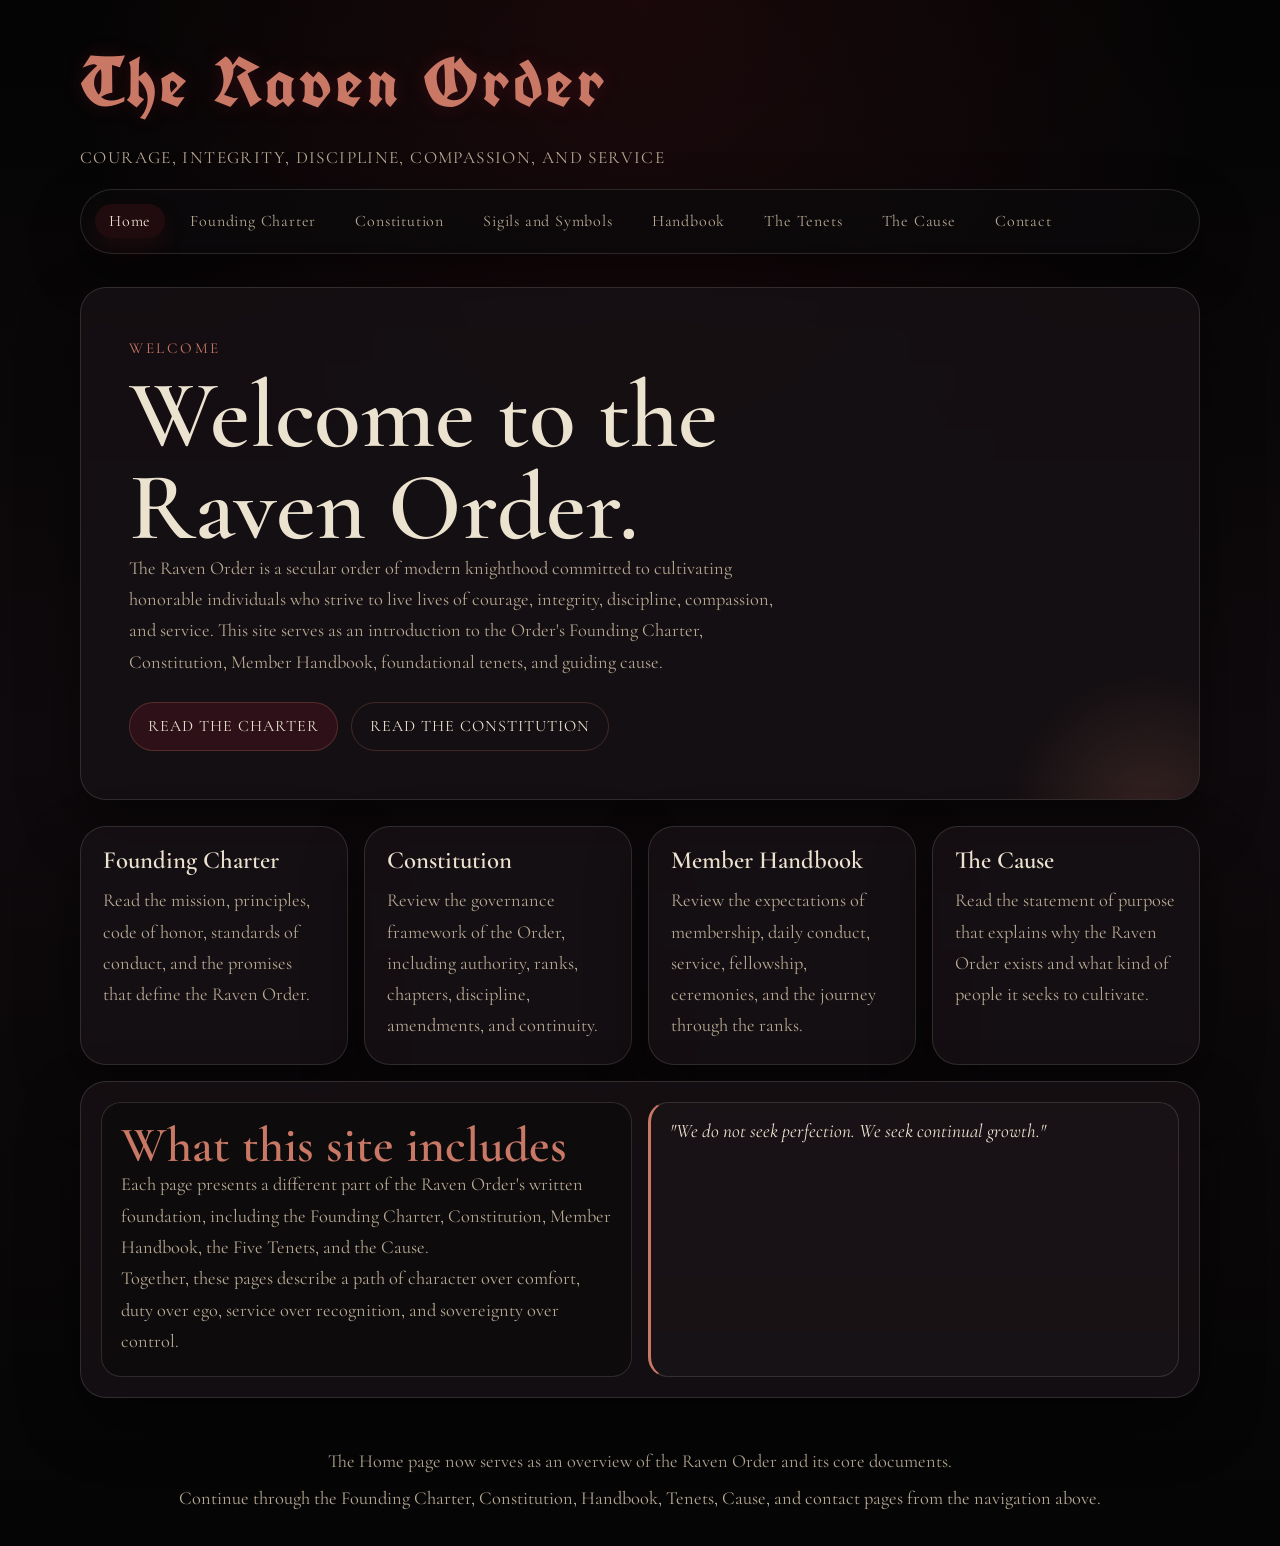
<file: index.html>
<!DOCTYPE html>
<html lang="en">
<head>
    <meta charset="UTF-8">
    <meta name="viewport" content="width=device-width, initial-scale=1.0">
    <title>The Raven Order | Home</title>
    <link rel="preconnect" href="https://fonts.googleapis.com">
    <link rel="preconnect" href="https://fonts.gstatic.com" crossorigin>
    <link href="https://fonts.googleapis.com/css2?family=Cormorant+Garamond:wght@400;500;600;700&family=UnifrakturCook:wght@700&display=swap" rel="stylesheet">
    <link rel="stylesheet" href="styles.css">
</head>
<body class="page-home">
    <div class="page-shell">
        <header class="site-header">
            <p class="crest">The Raven Order</p>
            <p class="tagline">Courage, Integrity, Discipline, Compassion, and Service</p>
            <nav class="main-nav" aria-label="Primary">
                <a class="active" href="index.html">Home</a>
                <a href="halls.html">Founding Charter</a>
                <a href="lore.html">Constitution</a>
                <a href="gallery.html">Sigils and Symbols</a>
                <a href="chronicles.html">Handbook</a>
                <a href="rituals.html">The Tenets</a>
                <a href="cause.html">The Cause</a>
                <a href="contact.html">Contact</a>
            </nav>
        </header>

        <main>
            <section class="hero">
                <p class="eyebrow">Welcome</p>
                <div class="hero-copy">
                    <h1>Welcome to the Raven Order.</h1>
                    <p>The Raven Order is a secular order of modern knighthood committed to cultivating honorable individuals who strive to live lives of courage, integrity, discipline, compassion, and service. This site serves as an introduction to the Order's Founding Charter, Constitution, Member Handbook, foundational tenets, and guiding cause.</p>
                </div>
                <div class="hero-actions">
                    <a class="button" href="halls.html">Read the Charter</a>
                    <a class="button secondary" href="lore.html">Read the Constitution</a>
                </div>
            </section>

            <section class="grid">
                <article class="content-card">
                    <h3>Founding Charter</h3>
                    <p>Read the mission, principles, code of honor, standards of conduct, and the promises that define the Raven Order.</p>
                </article>
                <article class="content-card">
                    <h3>Constitution</h3>
                    <p>Review the governance framework of the Order, including authority, ranks, chapters, discipline, amendments, and continuity.</p>
                </article>
                <article class="content-card">
                    <h3>Member Handbook</h3>
                    <p>Review the expectations of membership, daily conduct, service, fellowship, ceremonies, and the journey through the ranks.</p>
                </article>
                <article class="content-card">
                    <h3>The Cause</h3>
                    <p>Read the statement of purpose that explains why the Raven Order exists and what kind of people it seeks to cultivate.</p>
                </article>
            </section>

            <section class="two-column">
                <div class="panel">
                    <h2>What this site includes</h2>
                    <p>Each page presents a different part of the Raven Order's written foundation, including the Founding Charter, Constitution, Member Handbook, the Five Tenets, and the Cause.</p>
                    <p>Together, these pages describe a path of character over comfort, duty over ego, service over recognition, and sovereignty over control.</p>
                </div>
                <div class="panel quote">
                    "We do not seek perfection. We seek continual growth."
                </div>
            </section>
        </main>

        <footer class="site-footer">
            <p>The Home page now serves as an overview of the Raven Order and its core documents.</p>
            <p>Continue through the Founding Charter, Constitution, Handbook, Tenets, Cause, and contact pages from the navigation above.</p>
        </footer>
    </div>
</body>
</html>
</file>
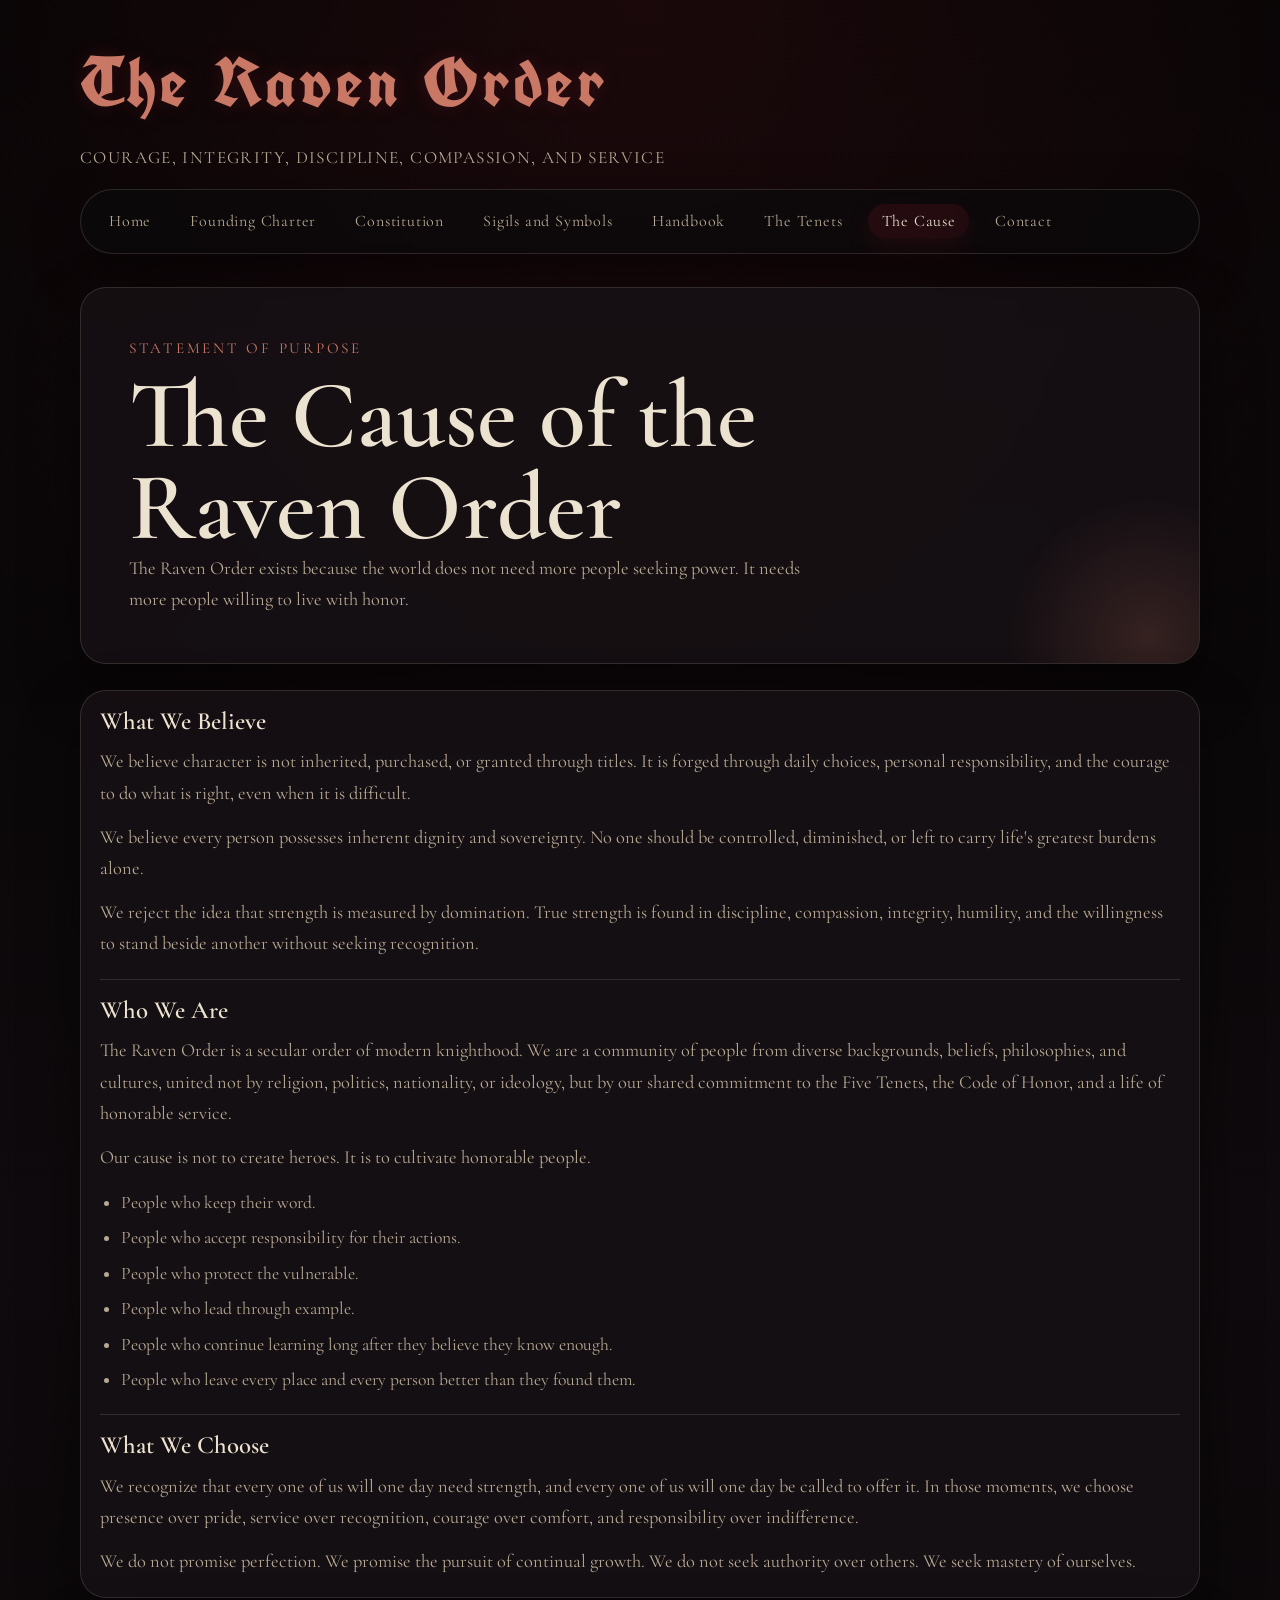
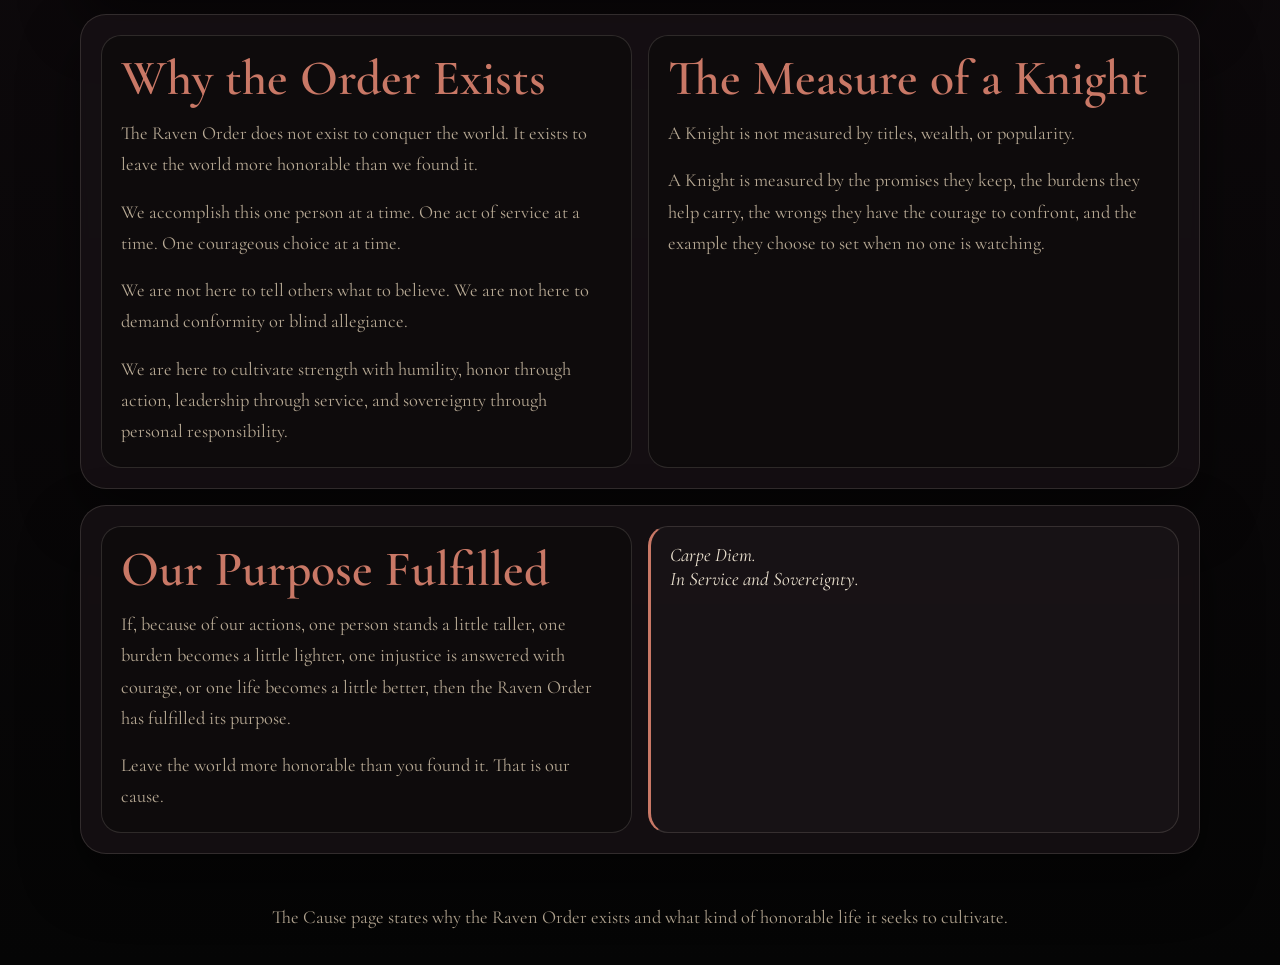
<file: cause.html>
<!DOCTYPE html>
<html lang="en">
<head>
    <meta charset="UTF-8">
    <meta name="viewport" content="width=device-width, initial-scale=1.0">
    <title>The Raven Order | The Cause</title>
    <link rel="preconnect" href="https://fonts.googleapis.com">
    <link rel="preconnect" href="https://fonts.gstatic.com" crossorigin>
    <link href="https://fonts.googleapis.com/css2?family=Cormorant+Garamond:wght@400;500;600;700&family=UnifrakturCook:wght@700&display=swap" rel="stylesheet">
    <link rel="stylesheet" href="styles.css">
</head>
<body class="page-cause">
    <div class="page-shell">
        <header class="site-header">
            <p class="crest">The Raven Order</p>
            <p class="tagline">Courage, Integrity, Discipline, Compassion, and Service</p>
            <nav class="main-nav" aria-label="Primary">
                <a href="index.html">Home</a>
                <a href="halls.html">Founding Charter</a>
                <a href="lore.html">Constitution</a>
                <a href="gallery.html">Sigils and Symbols</a>
                <a href="chronicles.html">Handbook</a>
                <a href="rituals.html">The Tenets</a>
                <a class="active" href="cause.html">The Cause</a>
                <a href="contact.html">Contact</a>
            </nav>
        </header>

        <main>
            <section class="hero">
                <p class="eyebrow">Statement of Purpose</p>
                <div class="hero-copy">
                    <h1>The Cause of the Raven Order</h1>
                    <p>The Raven Order exists because the world does not need more people seeking power. It needs more people willing to live with honor.</p>
                </div>
            </section>

            <section class="timeline">
                <div class="timeline-item">
                    <h3>What We Believe</h3>
                    <p>We believe character is not inherited, purchased, or granted through titles. It is forged through daily choices, personal responsibility, and the courage to do what is right, even when it is difficult.</p>
                    <p>We believe every person possesses inherent dignity and sovereignty. No one should be controlled, diminished, or left to carry life's greatest burdens alone.</p>
                    <p>We reject the idea that strength is measured by domination. True strength is found in discipline, compassion, integrity, humility, and the willingness to stand beside another without seeking recognition.</p>
                </div>
                <div class="timeline-item">
                    <h3>Who We Are</h3>
                    <p>The Raven Order is a secular order of modern knighthood. We are a community of people from diverse backgrounds, beliefs, philosophies, and cultures, united not by religion, politics, nationality, or ideology, but by our shared commitment to the Five Tenets, the Code of Honor, and a life of honorable service.</p>
                    <p>Our cause is not to create heroes. It is to cultivate honorable people.</p>
                    <ul>
                        <li>People who keep their word.</li>
                        <li>People who accept responsibility for their actions.</li>
                        <li>People who protect the vulnerable.</li>
                        <li>People who lead through example.</li>
                        <li>People who continue learning long after they believe they know enough.</li>
                        <li>People who leave every place and every person better than they found them.</li>
                    </ul>
                </div>
                <div class="timeline-item">
                    <h3>What We Choose</h3>
                    <p>We recognize that every one of us will one day need strength, and every one of us will one day be called to offer it. In those moments, we choose presence over pride, service over recognition, courage over comfort, and responsibility over indifference.</p>
                    <p>We do not promise perfection. We promise the pursuit of continual growth. We do not seek authority over others. We seek mastery of ourselves.</p>
                </div>
            </section>

            <section class="two-column">
                <div class="panel handbook-stack">
                    <h2>Why the Order Exists</h2>
                    <p>The Raven Order does not exist to conquer the world. It exists to leave the world more honorable than we found it.</p>
                    <p>We accomplish this one person at a time. One act of service at a time. One courageous choice at a time.</p>
                    <p>We are not here to tell others what to believe. We are not here to demand conformity or blind allegiance.</p>
                    <p>We are here to cultivate strength with humility, honor through action, leadership through service, and sovereignty through personal responsibility.</p>
                </div>
                <div class="panel handbook-stack">
                    <h2>The Measure of a Knight</h2>
                    <p>A Knight is not measured by titles, wealth, or popularity.</p>
                    <p>A Knight is measured by the promises they keep, the burdens they help carry, the wrongs they have the courage to confront, and the example they choose to set when no one is watching.</p>
                </div>
            </section>

            <section class="two-column">
                <div class="panel handbook-stack">
                    <h2>Our Purpose Fulfilled</h2>
                    <p>If, because of our actions, one person stands a little taller, one burden becomes a little lighter, one injustice is answered with courage, or one life becomes a little better, then the Raven Order has fulfilled its purpose.</p>
                    <p>Leave the world more honorable than you found it. That is our cause.</p>
                </div>
                <div class="panel quote">
                    Carpe Diem.<br>
                    In Service and Sovereignty.
                </div>
            </section>
        </main>

        <footer class="site-footer">
            <p>The Cause page states why the Raven Order exists and what kind of honorable life it seeks to cultivate.</p>
        </footer>
    </div>
</body>
</html>
</file>
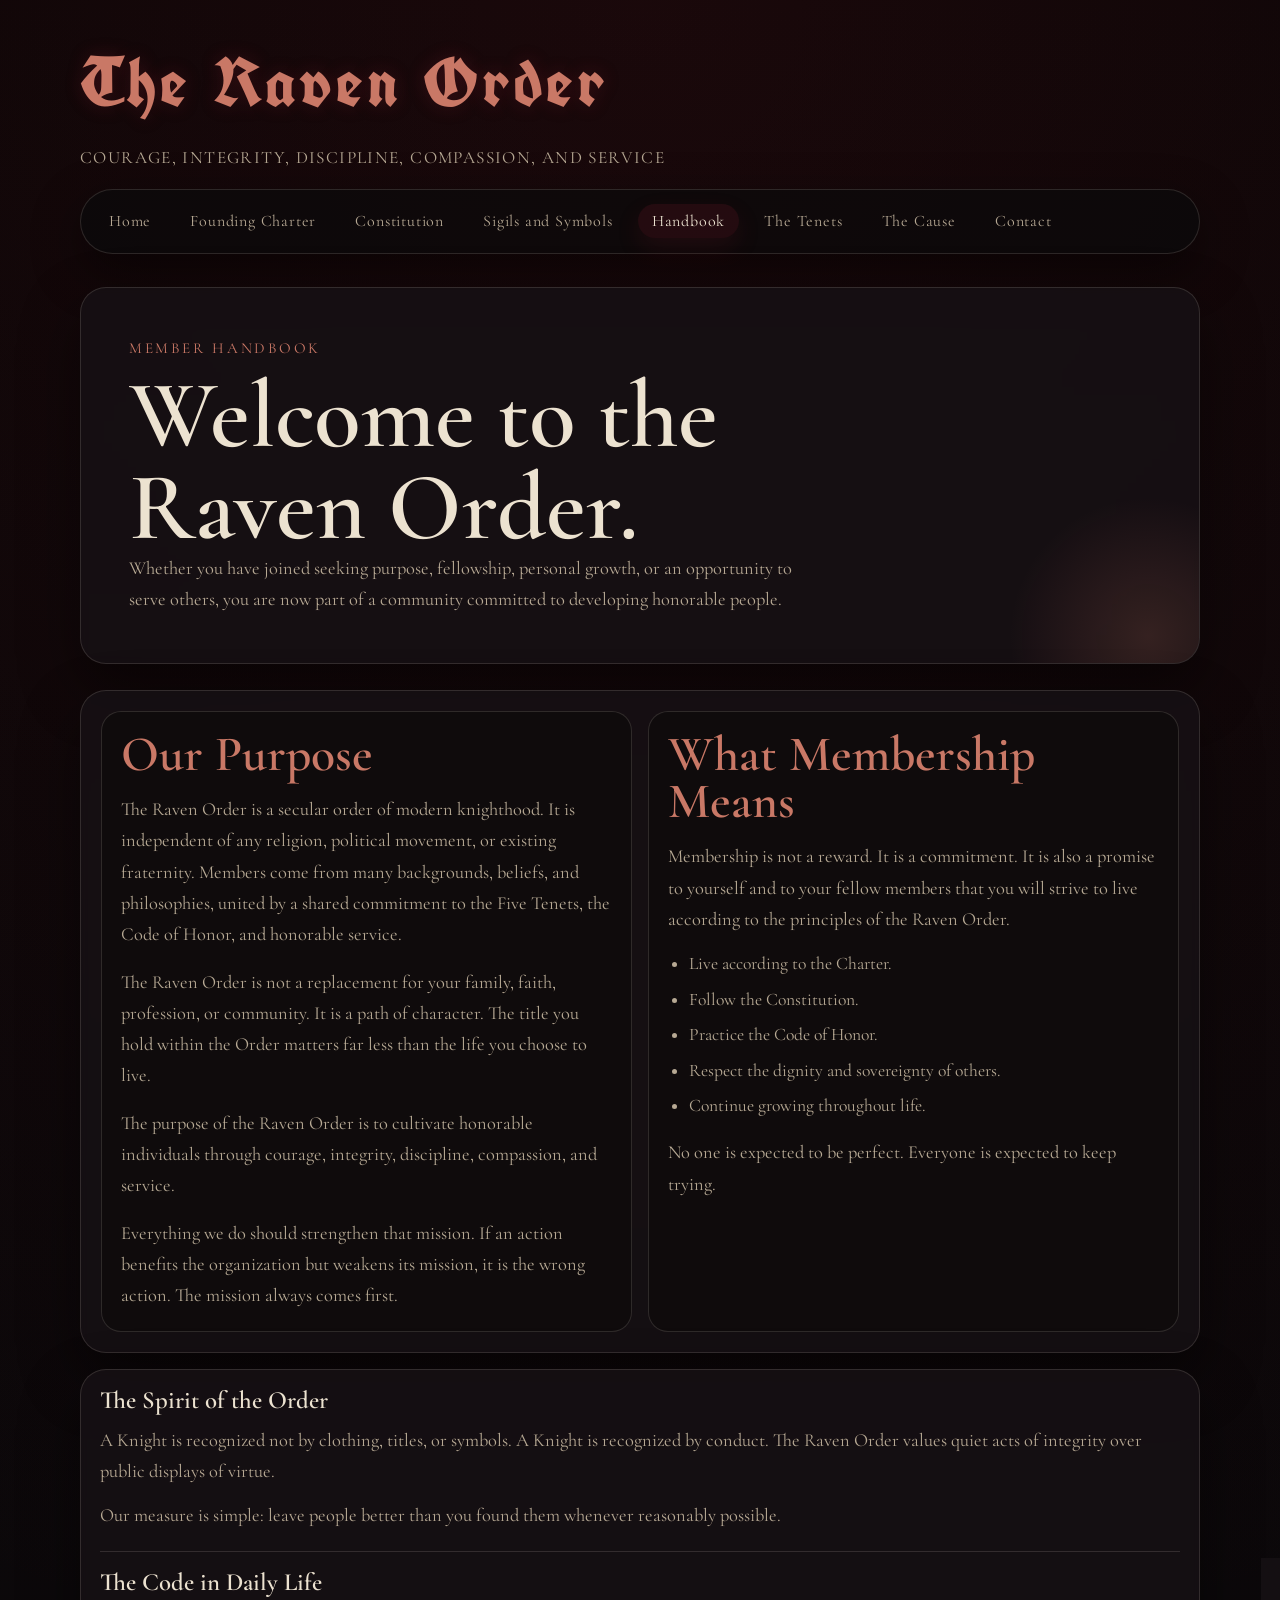
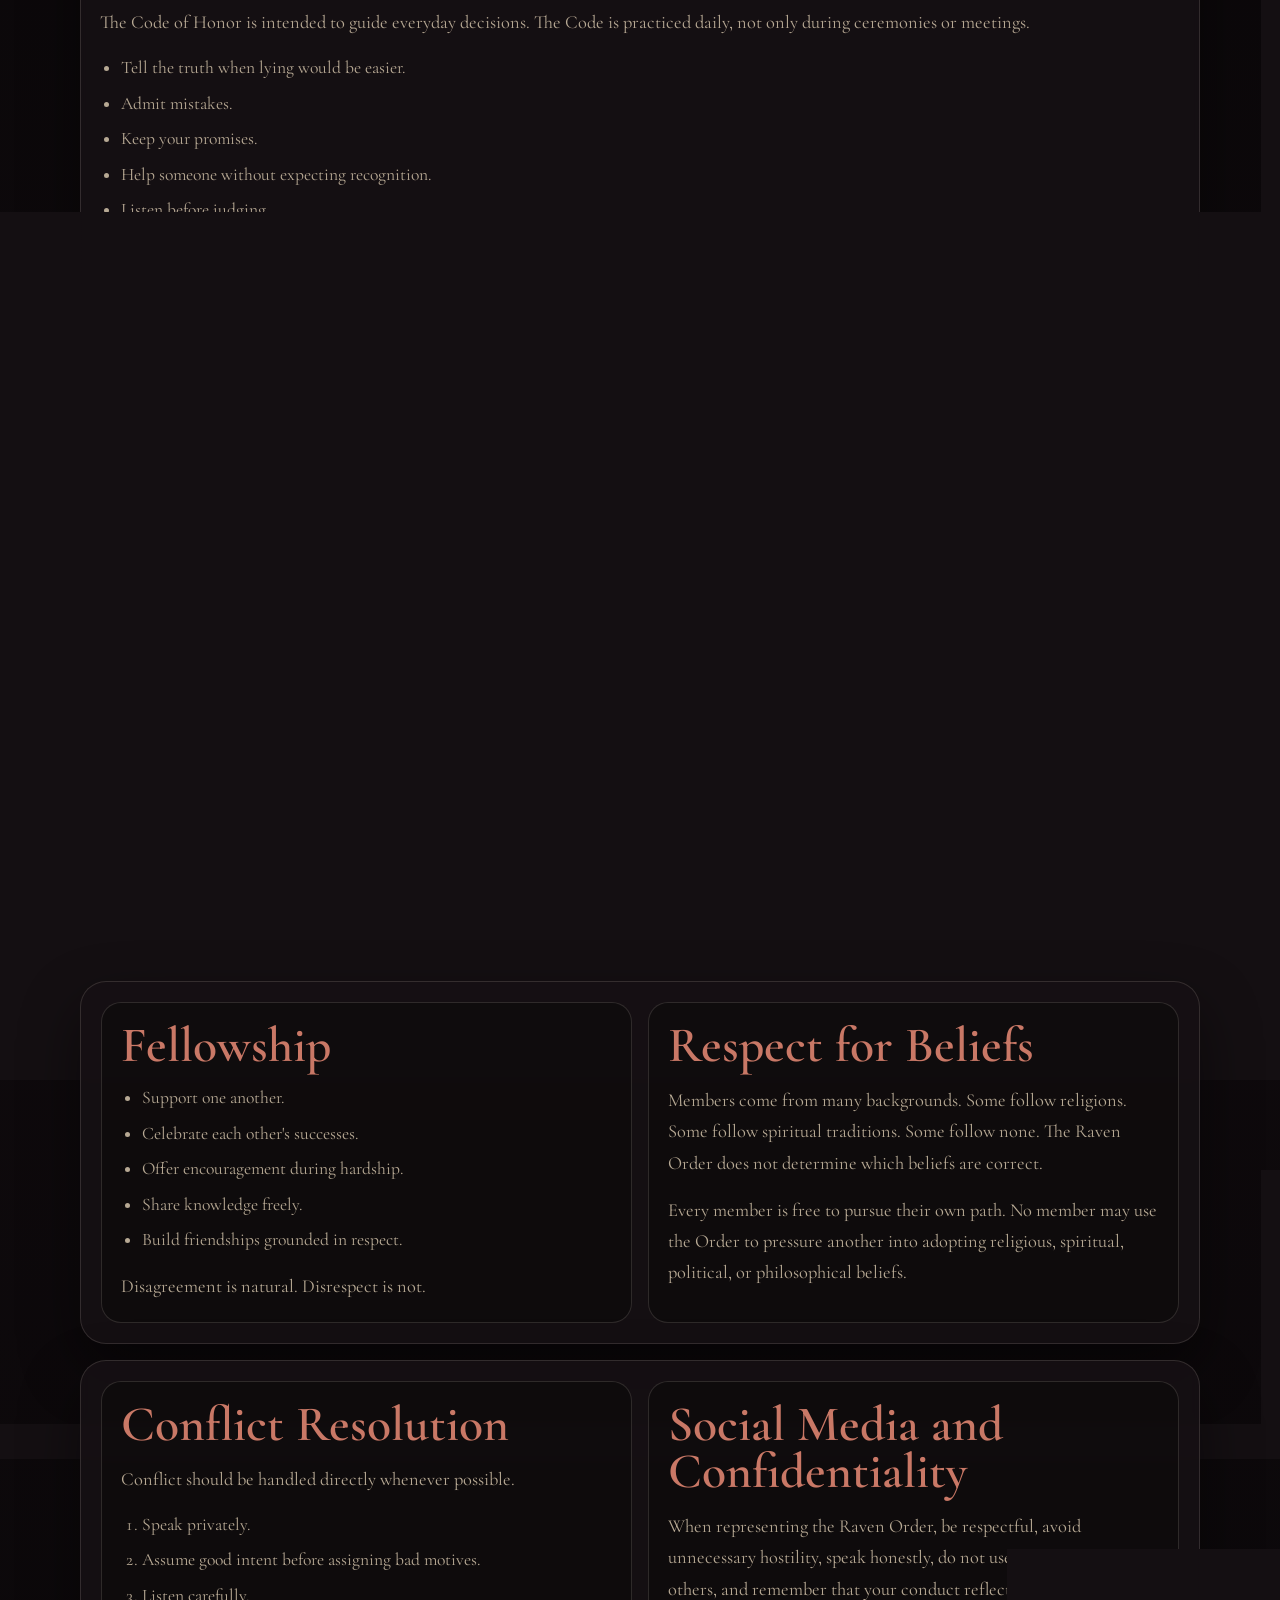
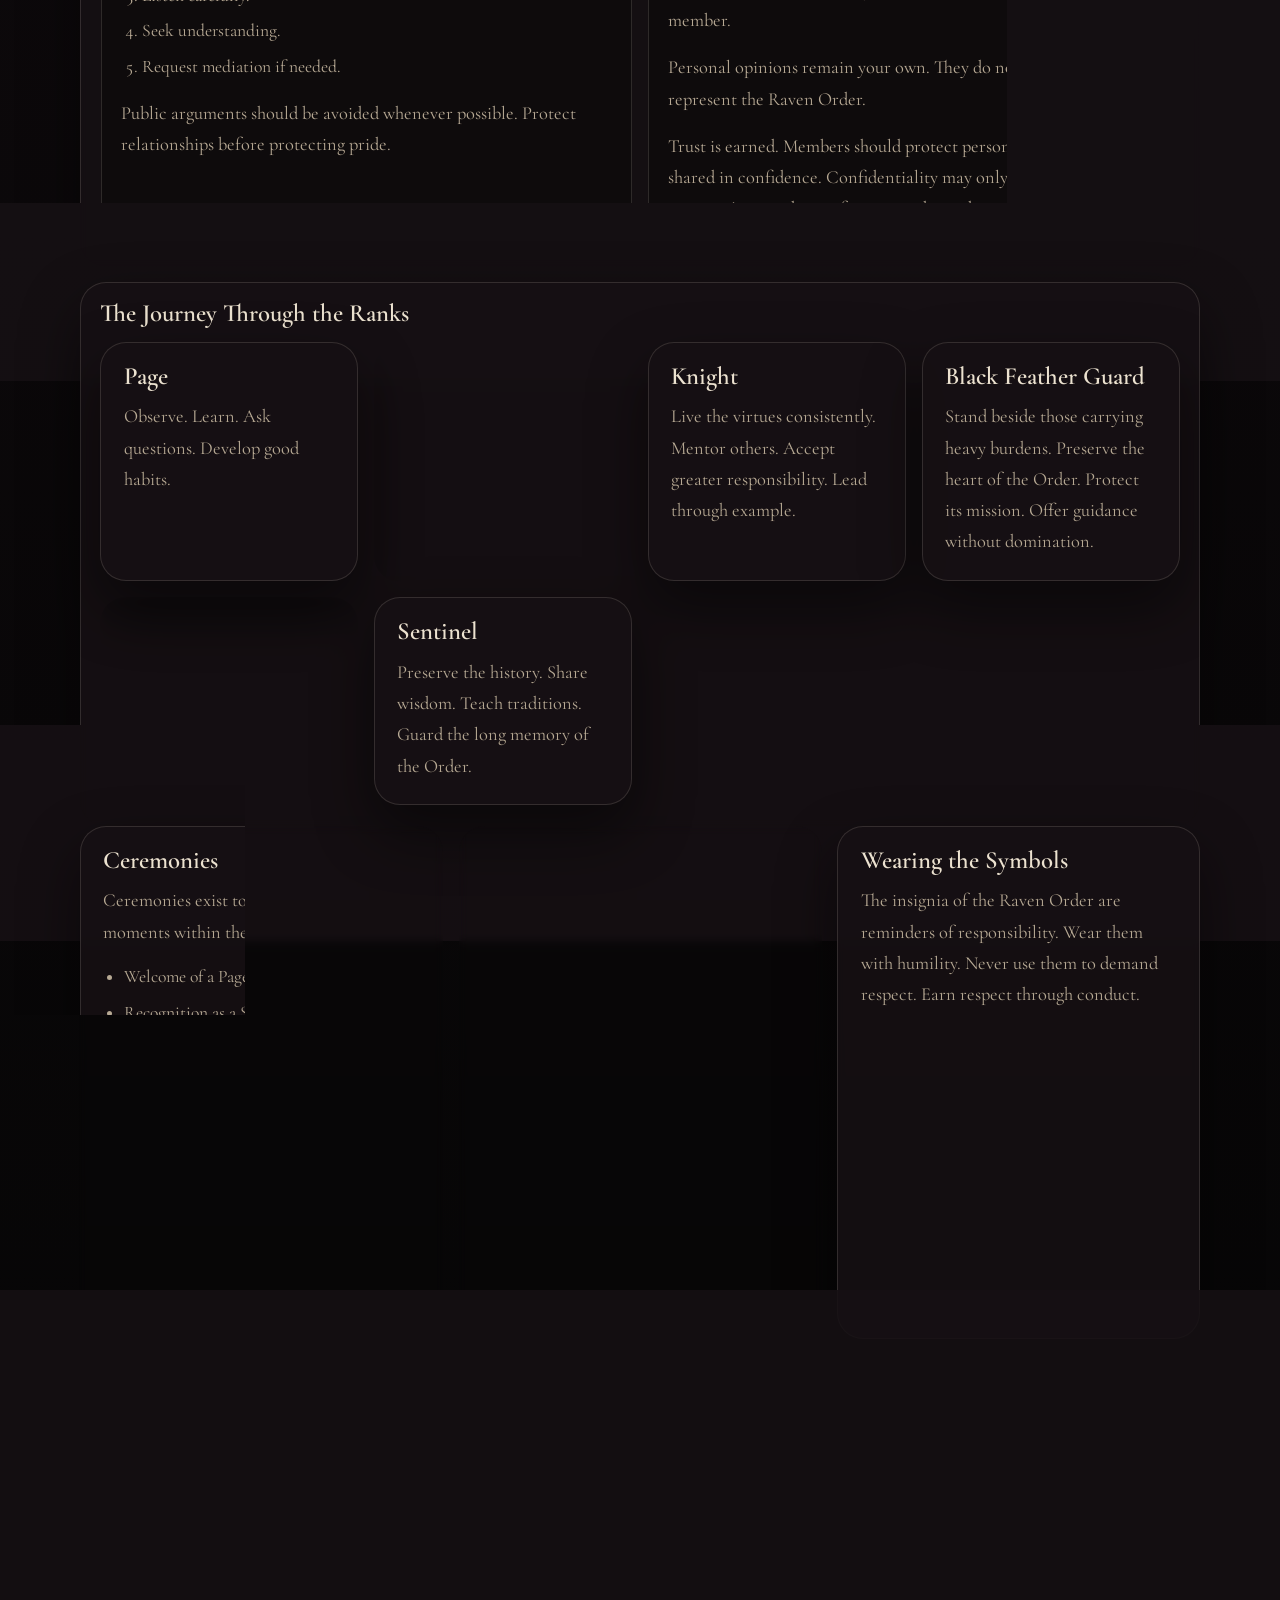
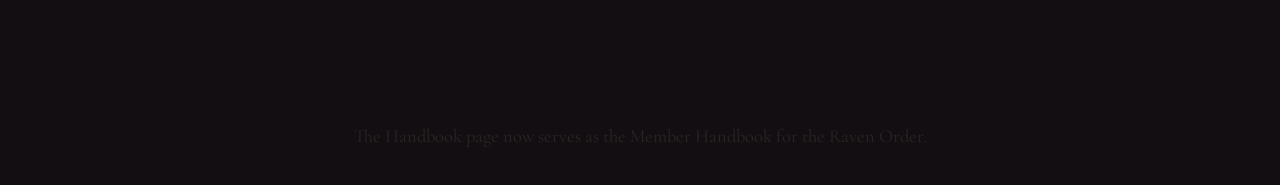
<file: chronicles.html>
<!DOCTYPE html>
<html lang="en">
<head>
    <meta charset="UTF-8">
    <meta name="viewport" content="width=device-width, initial-scale=1.0">
    <title>The Raven Order | Handbook</title>
    <link rel="preconnect" href="https://fonts.googleapis.com">
    <link rel="preconnect" href="https://fonts.gstatic.com" crossorigin>
    <link href="https://fonts.googleapis.com/css2?family=Cormorant+Garamond:wght@400;500;600;700&family=UnifrakturCook:wght@700&display=swap" rel="stylesheet">
    <link rel="stylesheet" href="styles.css">
</head>
<body class="page-chronicles">
    <div class="page-shell">
        <header class="site-header">
            <p class="crest">The Raven Order</p>
            <p class="tagline">Courage, Integrity, Discipline, Compassion, and Service</p>
            <nav class="main-nav" aria-label="Primary">
                <a href="index.html">Home</a>
                <a href="halls.html">Founding Charter</a>
                <a href="lore.html">Constitution</a>
                <a href="gallery.html">Sigils and Symbols</a>
                <a class="active" href="chronicles.html">Handbook</a>
                <a href="rituals.html">The Tenets</a>
                <a href="cause.html">The Cause</a>
                <a href="contact.html">Contact</a>
            </nav>
        </header>

        <main>
            <section class="hero">
                <p class="eyebrow">Member Handbook</p>
                <div class="hero-copy">
                    <h1>Welcome to the Raven Order.</h1>
                    <p>Whether you have joined seeking purpose, fellowship, personal growth, or an opportunity to serve others, you are now part of a community committed to developing honorable people.</p>
                </div>
            </section>

            <section class="two-column">
                <div class="panel handbook-stack">
                    <h2>Our Purpose</h2>
                    <p>The Raven Order is a secular order of modern knighthood. It is independent of any religion, political movement, or existing fraternity. Members come from many backgrounds, beliefs, and philosophies, united by a shared commitment to the Five Tenets, the Code of Honor, and honorable service.</p>
                    <p>The Raven Order is not a replacement for your family, faith, profession, or community. It is a path of character. The title you hold within the Order matters far less than the life you choose to live.</p>
                    <p>The purpose of the Raven Order is to cultivate honorable individuals through courage, integrity, discipline, compassion, and service.</p>
                    <p>Everything we do should strengthen that mission. If an action benefits the organization but weakens its mission, it is the wrong action. The mission always comes first.</p>
                </div>
                <div class="panel handbook-stack">
                    <h2>What Membership Means</h2>
                    <p>Membership is not a reward. It is a commitment. It is also a promise to yourself and to your fellow members that you will strive to live according to the principles of the Raven Order.</p>
                    <ul>
                        <li>Live according to the Charter.</li>
                        <li>Follow the Constitution.</li>
                        <li>Practice the Code of Honor.</li>
                        <li>Respect the dignity and sovereignty of others.</li>
                        <li>Continue growing throughout life.</li>
                    </ul>
                    <p>No one is expected to be perfect. Everyone is expected to keep trying.</p>
                </div>
            </section>

            <section class="timeline">
                <div class="timeline-item">
                    <h3>The Spirit of the Order</h3>
                    <p>A Knight is recognized not by clothing, titles, or symbols. A Knight is recognized by conduct. The Raven Order values quiet acts of integrity over public displays of virtue.</p>
                    <p>Our measure is simple: leave people better than you found them whenever reasonably possible.</p>
                </div>
                <div class="timeline-item">
                    <h3>The Code in Daily Life</h3>
                    <p>The Code of Honor is intended to guide everyday decisions. The Code is practiced daily, not only during ceremonies or meetings.</p>
                    <ul>
                        <li>Tell the truth when lying would be easier.</li>
                        <li>Admit mistakes.</li>
                        <li>Keep your promises.</li>
                        <li>Help someone without expecting recognition.</li>
                        <li>Listen before judging.</li>
                        <li>Stand against injustice respectfully.</li>
                        <li>Set healthy boundaries.</li>
                        <li>Continue learning.</li>
                        <li>Remain dependable.</li>
                    </ul>
                </div>
                <div class="timeline-item">
                    <h3>Service</h3>
                    <p>Service is the willing use of your character, abilities, and resources to strengthen others, improve your community, and uphold the mission of the Raven Order. Service respects both the dignity of those being helped and the sovereignty of the one providing help.</p>
                    <ul>
                        <li>Supporting someone through grief.</li>
                        <li>Mentoring another person.</li>
                        <li>Volunteering in your community.</li>
                        <li>Donating blood.</li>
                        <li>Helping neighbors.</li>
                        <li>Teaching useful skills.</li>
                        <li>Caring for veterans, first responders, or the elderly.</li>
                        <li>Cleaning public spaces.</li>
                        <li>Supporting charitable organizations.</li>
                        <li>Simply being present for someone who feels alone.</li>
                    </ul>
                    <p>Service is never measured by publicity. Quiet service carries equal honor. Service should never become self-destruction. You cannot continually care for others while neglecting yourself. Healthy boundaries are honorable.</p>
                </div>
            </section>

            <section class="two-column">
                <div class="panel handbook-stack">
                    <h2>Fellowship</h2>
                    <ul>
                        <li>Support one another.</li>
                        <li>Celebrate each other's successes.</li>
                        <li>Offer encouragement during hardship.</li>
                        <li>Share knowledge freely.</li>
                        <li>Build friendships grounded in respect.</li>
                    </ul>
                    <p>Disagreement is natural. Disrespect is not.</p>
                </div>
                <div class="panel handbook-stack">
                    <h2>Respect for Beliefs</h2>
                    <p>Members come from many backgrounds. Some follow religions. Some follow spiritual traditions. Some follow none. The Raven Order does not determine which beliefs are correct.</p>
                    <p>Every member is free to pursue their own path. No member may use the Order to pressure another into adopting religious, spiritual, political, or philosophical beliefs.</p>
                </div>
            </section>

            <section class="two-column">
                <div class="panel handbook-stack">
                    <h2>Conflict Resolution</h2>
                    <p>Conflict should be handled directly whenever possible.</p>
                    <ol>
                        <li>Speak privately.</li>
                        <li>Assume good intent before assigning bad motives.</li>
                        <li>Listen carefully.</li>
                        <li>Seek understanding.</li>
                        <li>Request mediation if needed.</li>
                    </ol>
                    <p>Public arguments should be avoided whenever possible. Protect relationships before protecting pride.</p>
                </div>
                <div class="panel handbook-stack">
                    <h2>Social Media and Confidentiality</h2>
                    <p>When representing the Raven Order, be respectful, avoid unnecessary hostility, speak honestly, do not use the Order to harass others, and remember that your conduct reflects upon every member.</p>
                    <p>Personal opinions remain your own. They do not automatically represent the Raven Order.</p>
                    <p>Trust is earned. Members should protect personal information shared in confidence. Confidentiality may only be broken when someone's immediate safety is at risk or when required by law.</p>
                </div>
            </section>

            <section class="timeline">
                <div class="timeline-item">
                    <h3>The Journey Through the Ranks</h3>
                    <div class="rank-grid">
                        <article class="content-card handbook-stack">
                            <h3>Page</h3>
                            <p>Observe. Learn. Ask questions. Develop good habits.</p>
                        </article>
                        <article class="content-card handbook-stack">
                            <h3>Squire</h3>
                            <p>Practice the Code. Serve others. Study. Accept mentorship. Develop practical skills.</p>
                        </article>
                        <article class="content-card handbook-stack">
                            <h3>Knight</h3>
                            <p>Live the virtues consistently. Mentor others. Accept greater responsibility. Lead through example.</p>
                        </article>
                        <article class="content-card handbook-stack">
                            <h3>Black Feather Guard</h3>
                            <p>Stand beside those carrying heavy burdens. Preserve the heart of the Order. Protect its mission. Offer guidance without domination.</p>
                        </article>
                        <article class="content-card handbook-stack">
                            <h3>Paladin</h3>
                            <p>Steward the organization. Support Chapters. Protect governance. Serve the membership.</p>
                        </article>
                        <article class="content-card handbook-stack">
                            <h3>Sentinel</h3>
                            <p>Preserve the history. Share wisdom. Teach traditions. Guard the long memory of the Order.</p>
                        </article>
                    </div>
                </div>
            </section>

            <section class="grid">
                <article class="content-card handbook-stack">
                    <h3>Ceremonies</h3>
                    <p>Ceremonies exist to recognize meaningful moments within the lives of members.</p>
                    <ul>
                        <li>Welcome of a Page.</li>
                        <li>Recognition as a Squire.</li>
                        <li>Knighting Ceremony.</li>
                        <li>Appointment to the Black Feather Guard.</li>
                        <li>Installation of a Paladin.</li>
                        <li>Recognition of a Sentinel.</li>
                        <li>Memorial and Remembrance Ceremonies.</li>
                        <li>Community Days of Service.</li>
                    </ul>
                    <p>Ceremony exists to remind us of our commitments. It does not create character.</p>
                </article>
                <article class="content-card handbook-stack">
                    <h3>Chapters</h3>
                    <p>Every Chapter exists to serve its community first and the reputation of the Raven Order second. A Chapter that loses sight of its mission loses sight of its purpose.</p>
                    <p>Each Chapter may develop local traditions provided they remain faithful to the Charter and Constitution.</p>
                    <ul>
                        <li>Fellowship.</li>
                        <li>Education.</li>
                        <li>Service.</li>
                        <li>Community outreach.</li>
                    </ul>
                </article>
                <article class="content-card handbook-stack">
                    <h3>Wearing the Symbols</h3>
                    <p>The insignia of the Raven Order are reminders of responsibility. Wear them with humility. Never use them to demand respect. Earn respect through conduct.</p>
                </article>
            </section>

            <section class="two-column">
                <div class="panel handbook-stack">
                    <h2>Final Thoughts</h2>
                    <p>Your rank does not determine your worth. Your titles do not define your character. Your words do not prove your honor. Your life does.</p>
                    <p>Walk with courage. Lead with humility. Serve with compassion. Stand with those who cannot stand alone. Leave the world better because you were here.</p>
                </div>
                <div class="panel quote">
                    Carpe Diem.<br>
                    In Service and Sovereignty.
                </div>
            </section>
        </main>

        <footer class="site-footer">
            <p>The Handbook page now serves as the Member Handbook for the Raven Order.</p>
        </footer>
    </div>
</body>
</html>
</file>
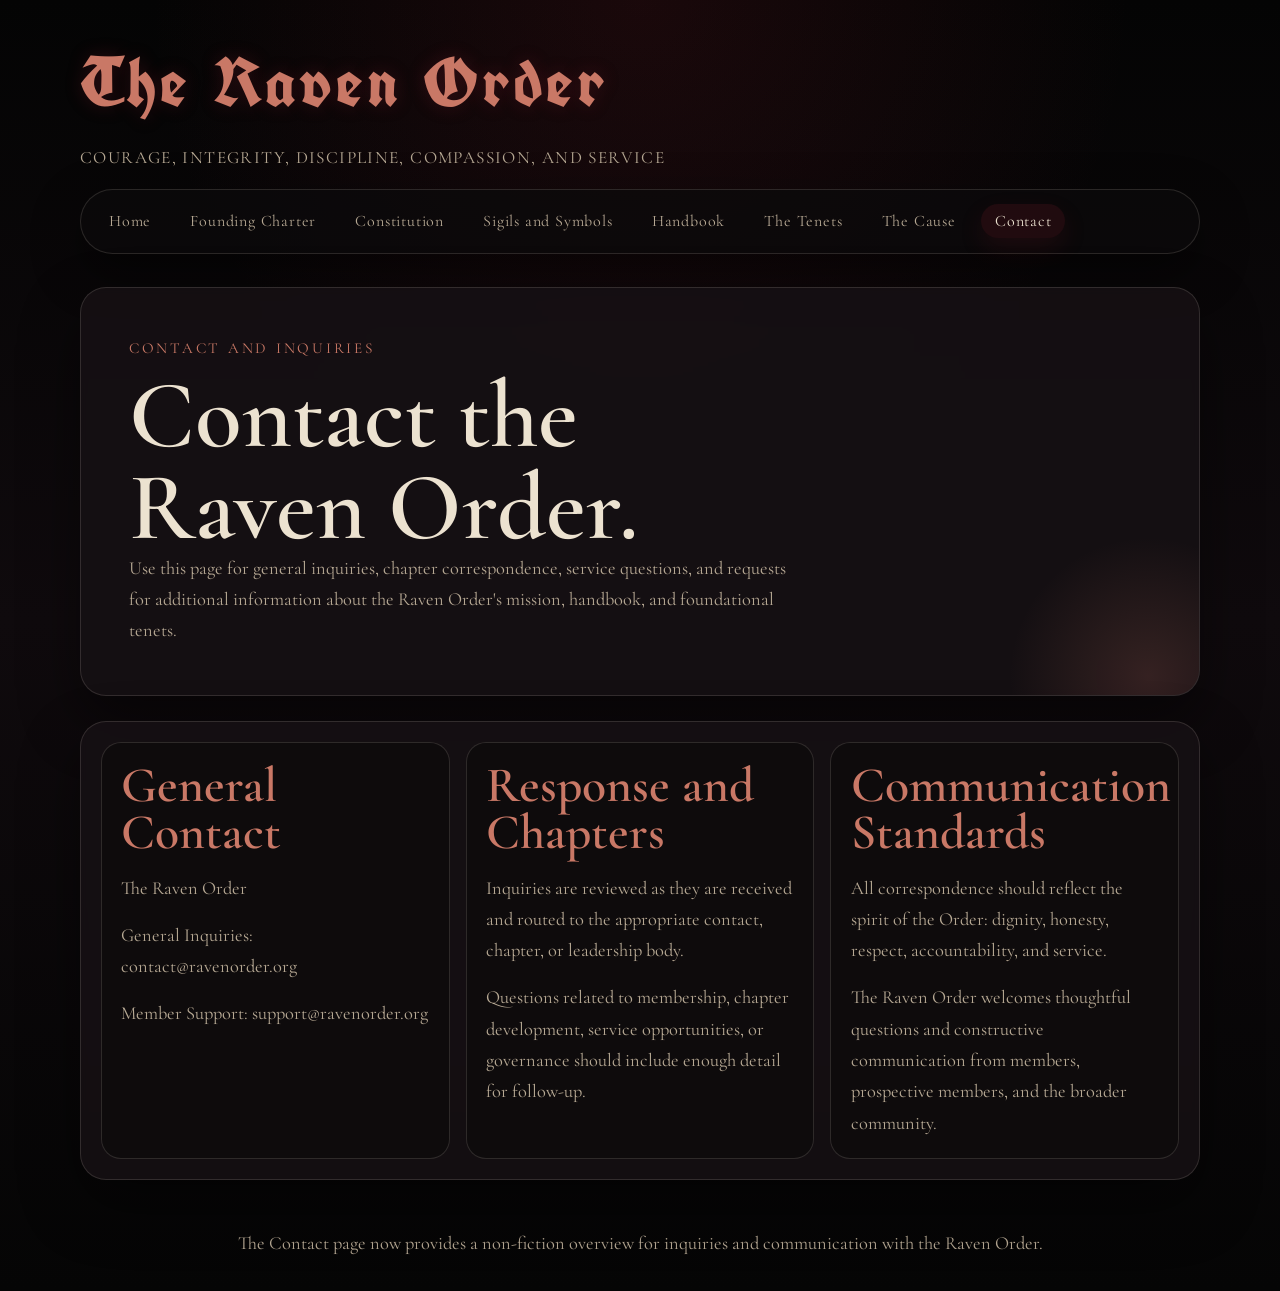
<file: contact.html>
<!DOCTYPE html>
<html lang="en">
<head>
    <meta charset="UTF-8">
    <meta name="viewport" content="width=device-width, initial-scale=1.0">
    <title>The Raven Order | Contact</title>
    <link rel="preconnect" href="https://fonts.googleapis.com">
    <link rel="preconnect" href="https://fonts.gstatic.com" crossorigin>
    <link href="https://fonts.googleapis.com/css2?family=Cormorant+Garamond:wght@400;500;600;700&family=UnifrakturCook:wght@700&display=swap" rel="stylesheet">
    <link rel="stylesheet" href="styles.css">
</head>
<body class="page-contact">
    <div class="page-shell">
        <header class="site-header">
            <p class="crest">The Raven Order</p>
            <p class="tagline">Courage, Integrity, Discipline, Compassion, and Service</p>
            <nav class="main-nav" aria-label="Primary">
                <a href="index.html">Home</a>
                <a href="halls.html">Founding Charter</a>
                <a href="lore.html">Constitution</a>
                <a href="gallery.html">Sigils and Symbols</a>
                <a href="chronicles.html">Handbook</a>
                <a href="rituals.html">The Tenets</a>
                <a href="cause.html">The Cause</a>
                <a class="active" href="contact.html">Contact</a>
            </nav>
        </header>

        <main>
            <section class="hero">
                <p class="eyebrow">Contact and Inquiries</p>
                <div class="hero-copy">
                    <h1>Contact the Raven Order.</h1>
                    <p>Use this page for general inquiries, chapter correspondence, service questions, and requests for additional information about the Raven Order's mission, handbook, and foundational tenets.</p>
                </div>
            </section>

            <section class="contact-grid">
                <div class="panel handbook-stack">
                    <h2>General Contact</h2>
                    <p>The Raven Order</p>
                    <p>General Inquiries: contact@ravenorder.org</p>
                    <p>Member Support: support@ravenorder.org</p>
                </div>
                <div class="panel handbook-stack">
                    <h2>Response and Chapters</h2>
                    <p>Inquiries are reviewed as they are received and routed to the appropriate contact, chapter, or leadership body.</p>
                    <p>Questions related to membership, chapter development, service opportunities, or governance should include enough detail for follow-up.</p>
                </div>
                <div class="panel handbook-stack">
                    <h2>Communication Standards</h2>
                    <p>All correspondence should reflect the spirit of the Order: dignity, honesty, respect, accountability, and service.</p>
                    <p>The Raven Order welcomes thoughtful questions and constructive communication from members, prospective members, and the broader community.</p>
                </div>
            </section>
        </main>

        <footer class="site-footer">
            <p>The Contact page now provides a non-fiction overview for inquiries and communication with the Raven Order.</p>
        </footer>
    </div>
</body>
</html>
</file>
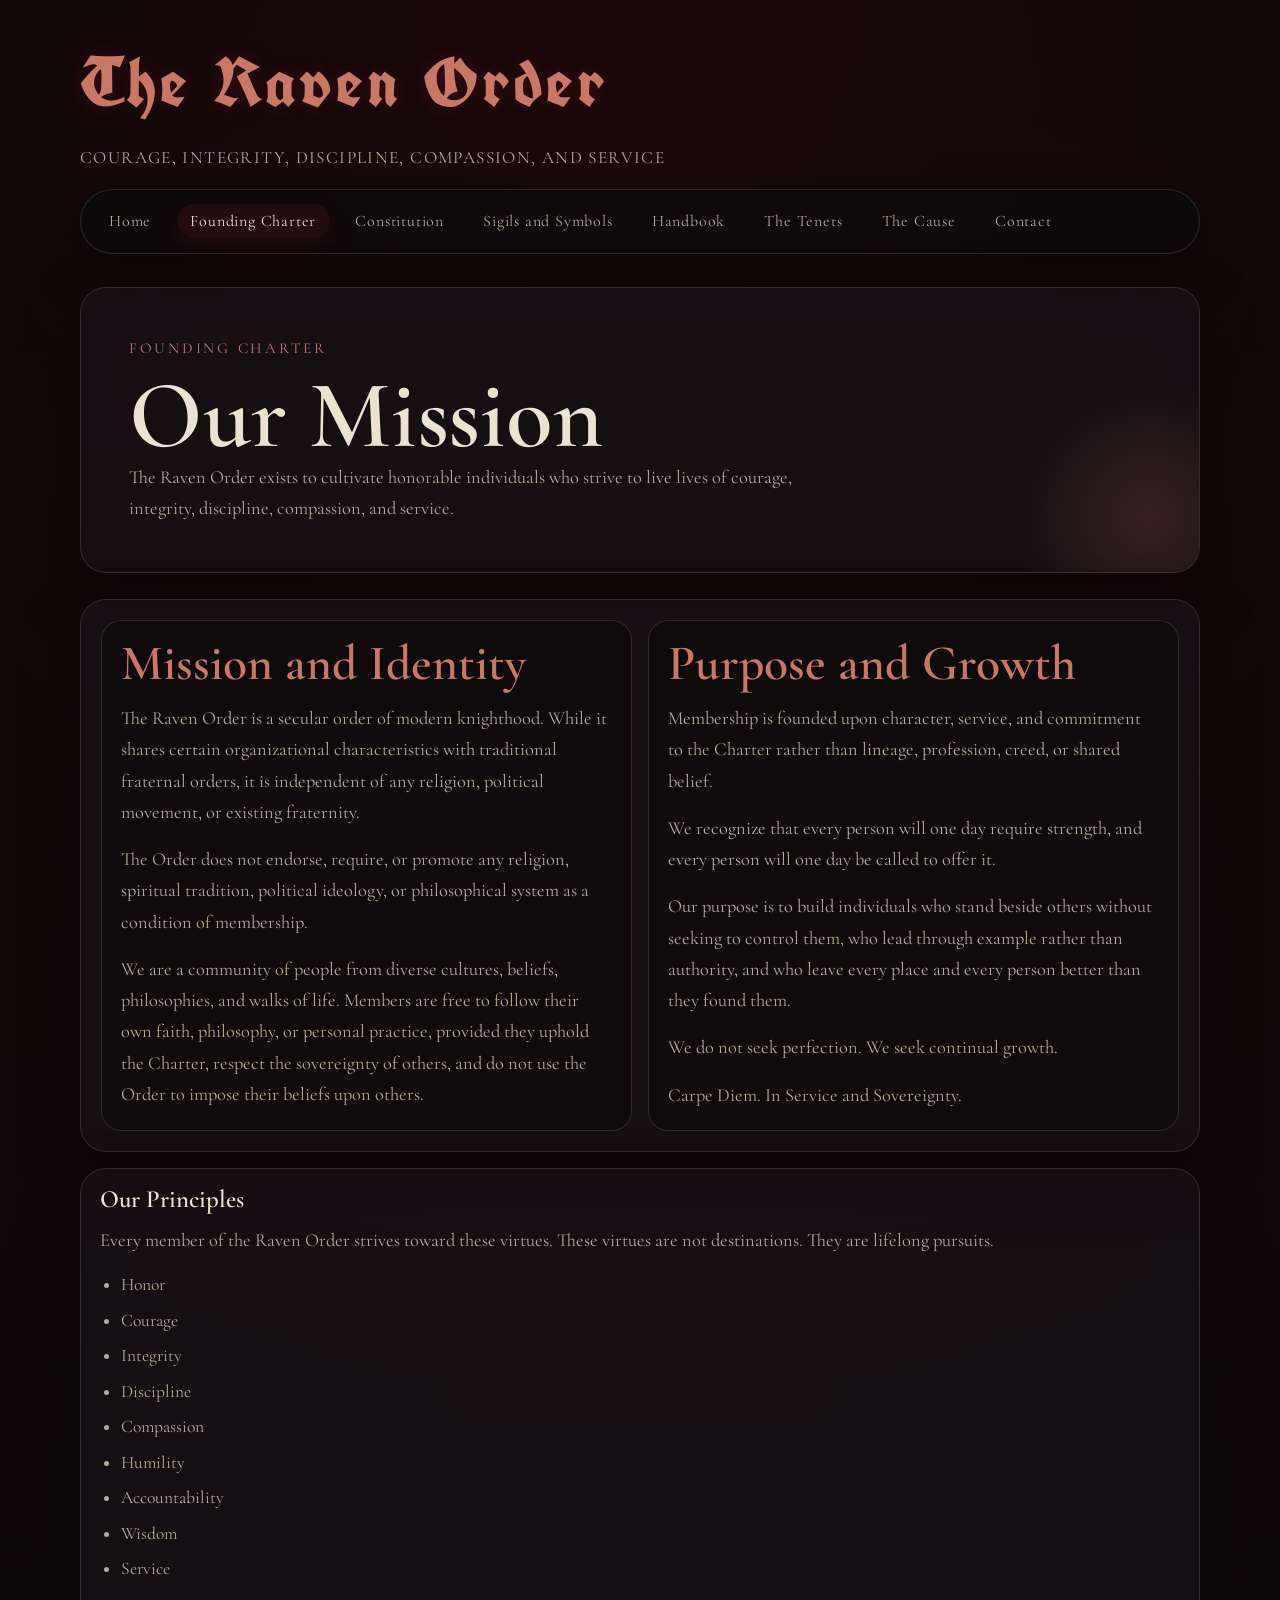
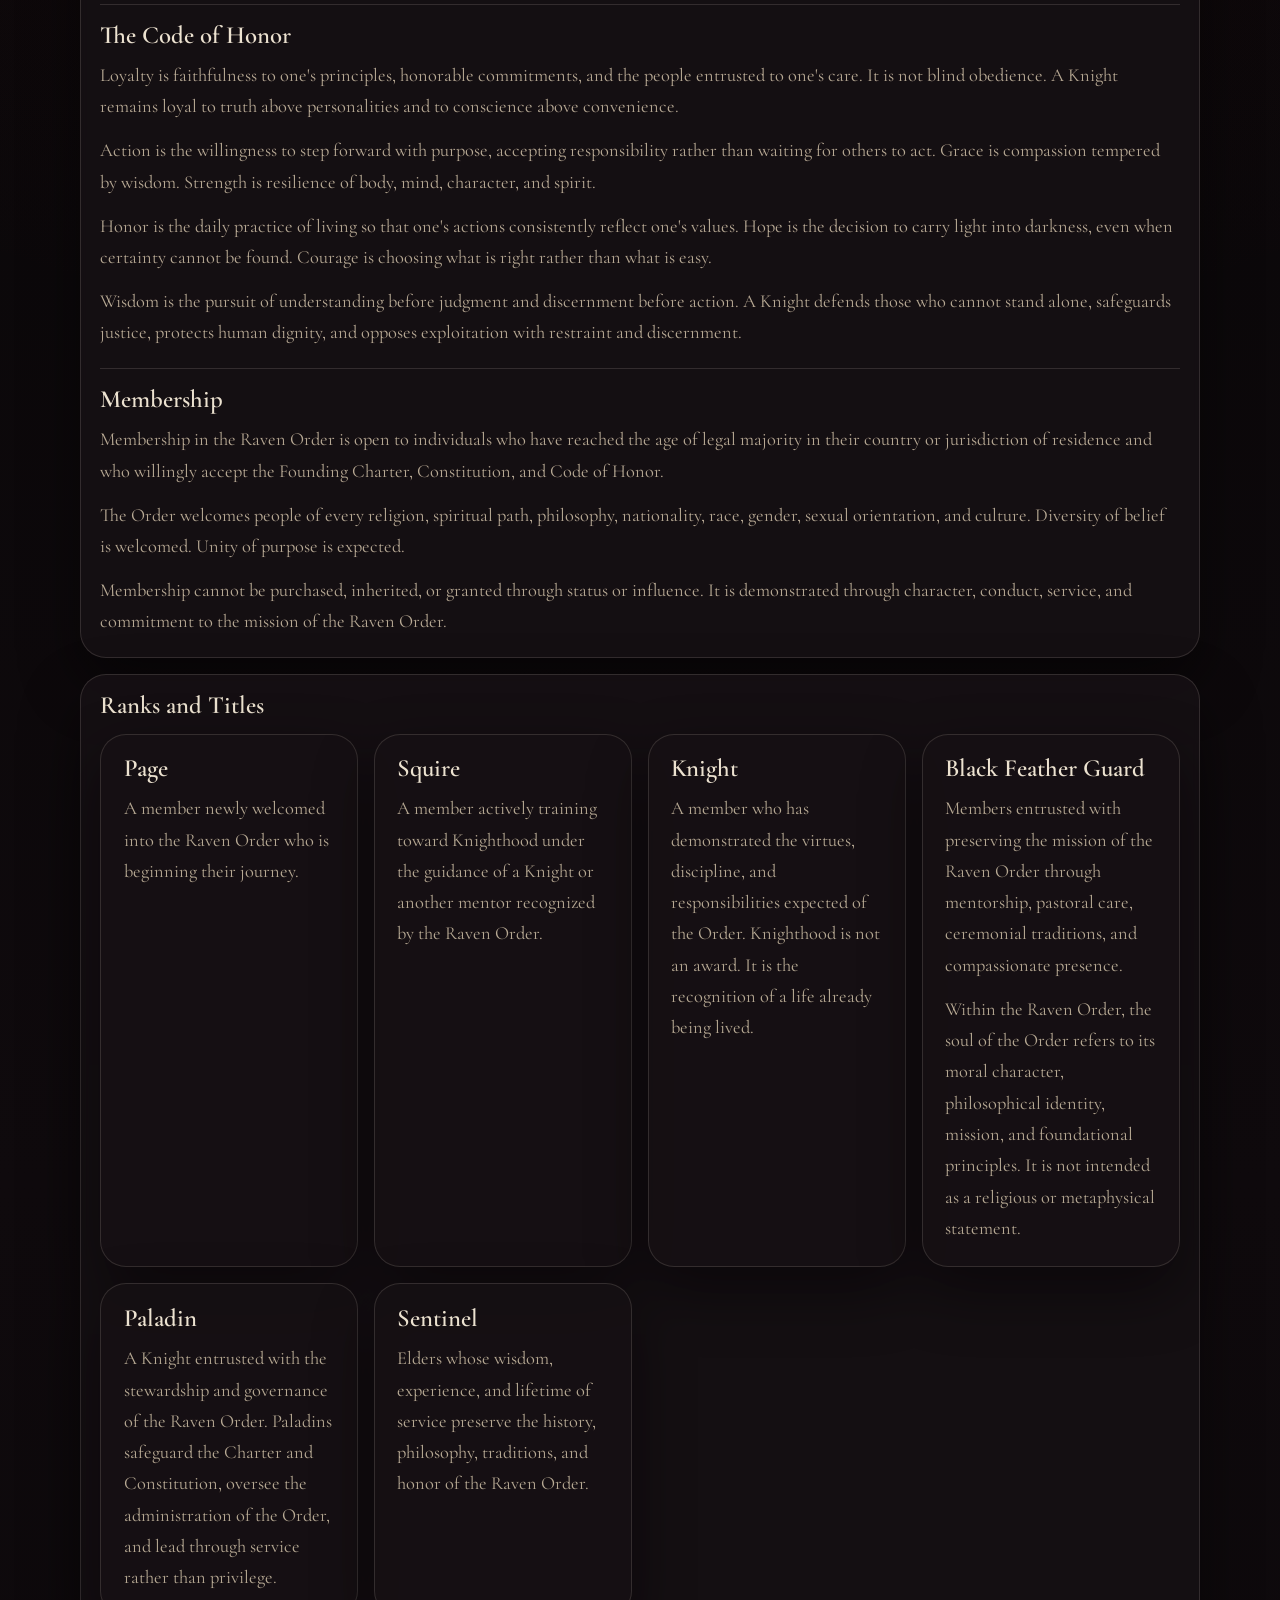
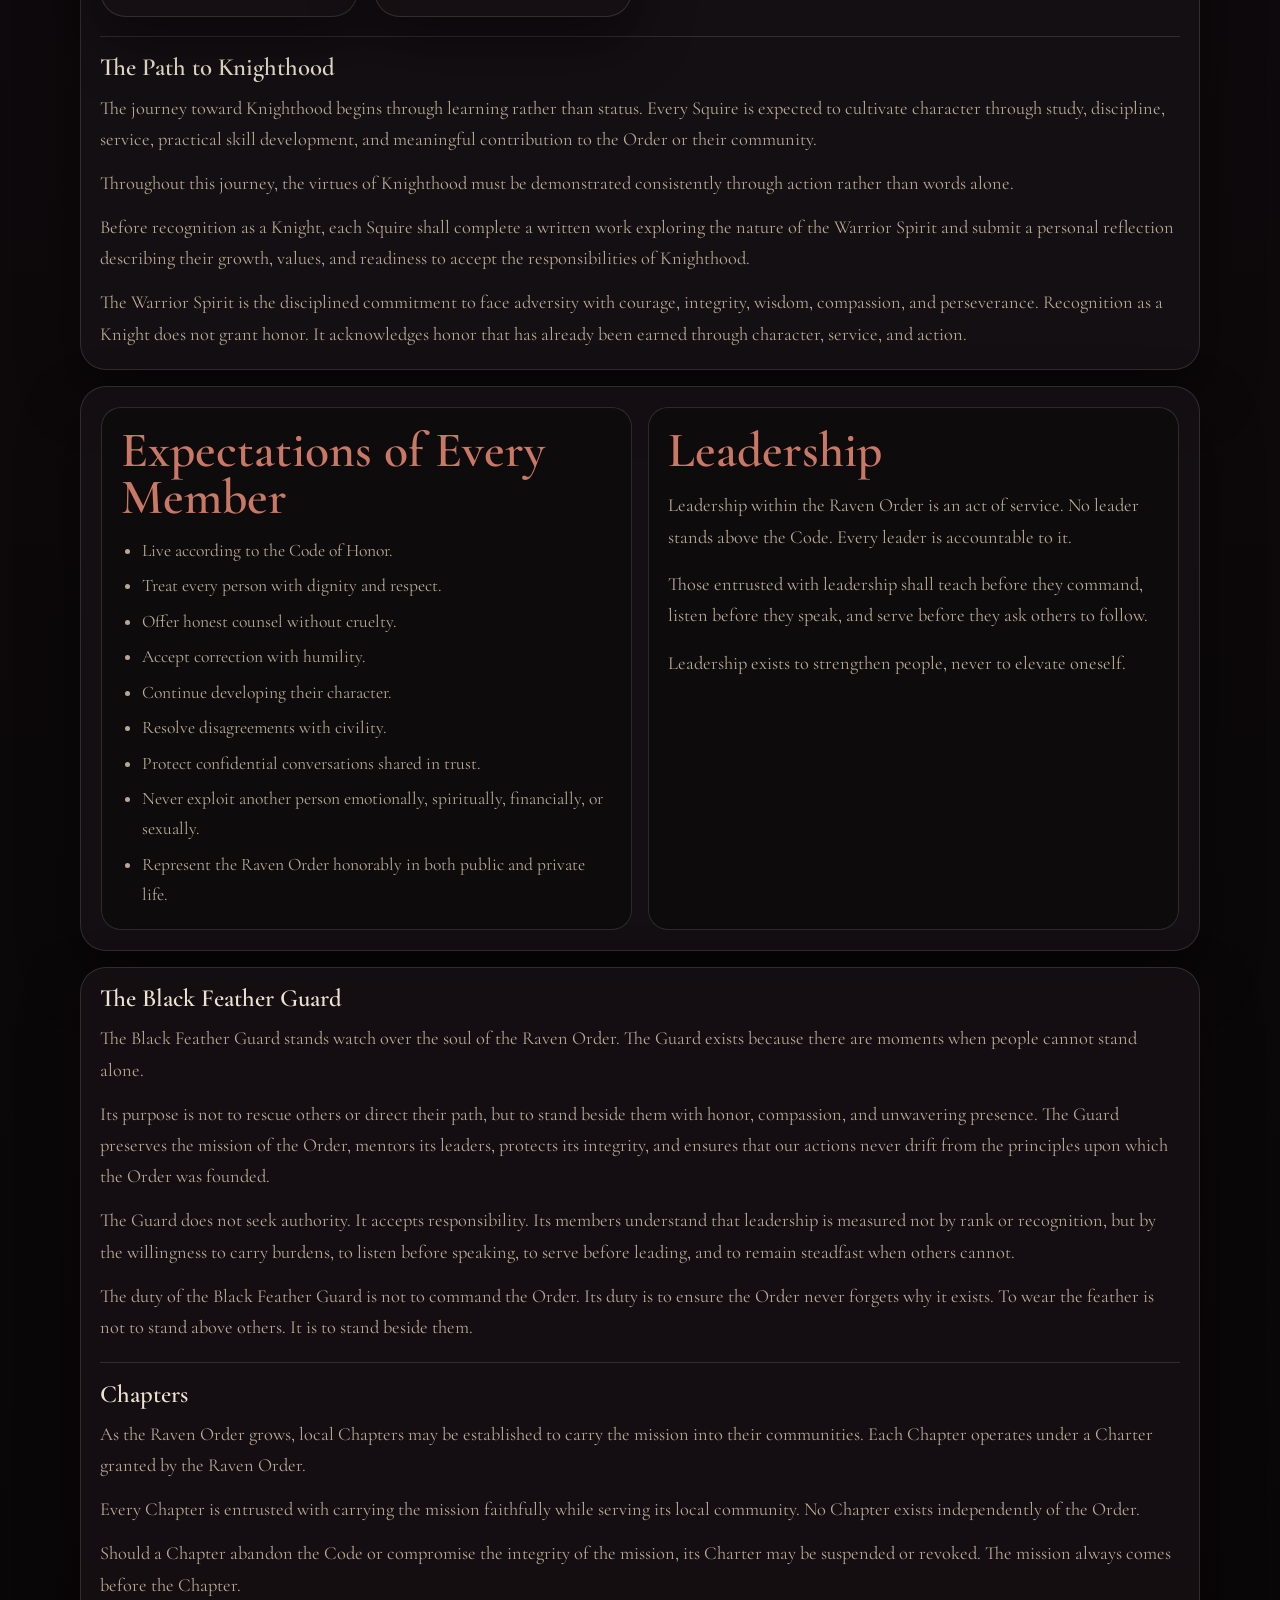
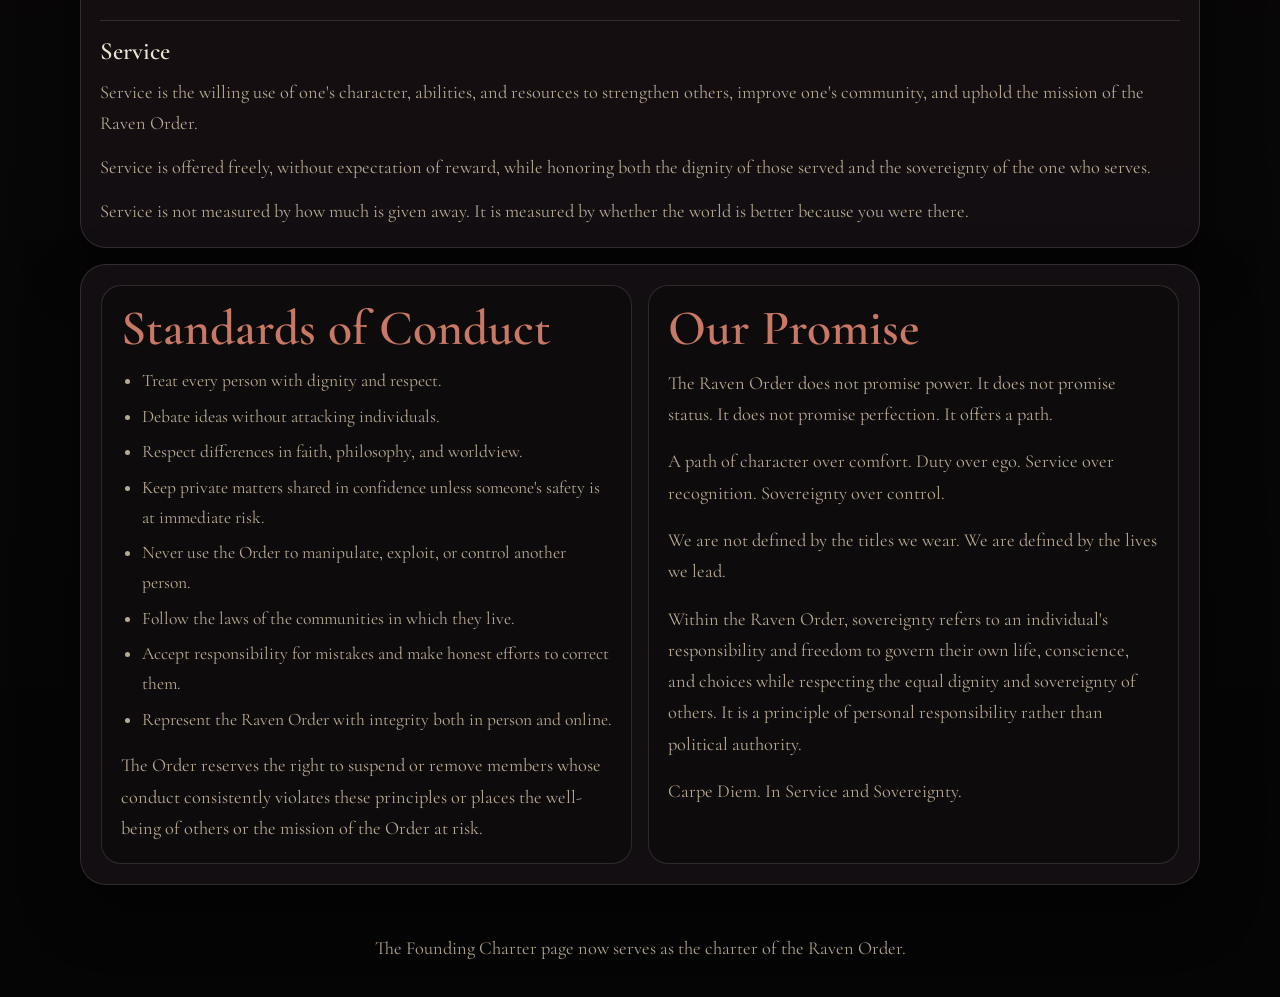
<file: halls.html>
<!DOCTYPE html>
<html lang="en">
<head>
    <meta charset="UTF-8">
    <meta name="viewport" content="width=device-width, initial-scale=1.0">
    <title>The Raven Order | Founding Charter</title>
    <link rel="preconnect" href="https://fonts.googleapis.com">
    <link rel="preconnect" href="https://fonts.gstatic.com" crossorigin>
    <link href="https://fonts.googleapis.com/css2?family=Cormorant+Garamond:wght@400;500;600;700&family=UnifrakturCook:wght@700&display=swap" rel="stylesheet">
    <link rel="stylesheet" href="styles.css">
</head>
<body class="page-halls">
    <div class="page-shell">
        <header class="site-header">
            <p class="crest">The Raven Order</p>
            <p class="tagline">Courage, Integrity, Discipline, Compassion, and Service</p>
            <nav class="main-nav" aria-label="Primary">
                <a href="index.html">Home</a>
                <a class="active" href="halls.html">Founding Charter</a>
                <a href="lore.html">Constitution</a>
                <a href="gallery.html">Sigils and Symbols</a>
                <a href="chronicles.html">Handbook</a>
                <a href="rituals.html">The Tenets</a>
                <a href="cause.html">The Cause</a>
                <a href="contact.html">Contact</a>
            </nav>
        </header>

        <main>
            <section class="hero">
                <p class="eyebrow">Founding Charter</p>
                <div class="hero-copy">
                    <h1>Our Mission</h1>
                    <p>The Raven Order exists to cultivate honorable individuals who strive to live lives of courage, integrity, discipline, compassion, and service.</p>
                </div>
            </section>

            <section class="two-column">
                <div class="panel handbook-stack">
                    <h2>Mission and Identity</h2>
                    <p>The Raven Order is a secular order of modern knighthood. While it shares certain organizational characteristics with traditional fraternal orders, it is independent of any religion, political movement, or existing fraternity.</p>
                    <p>The Order does not endorse, require, or promote any religion, spiritual tradition, political ideology, or philosophical system as a condition of membership.</p>
                    <p>We are a community of people from diverse cultures, beliefs, philosophies, and walks of life. Members are free to follow their own faith, philosophy, or personal practice, provided they uphold the Charter, respect the sovereignty of others, and do not use the Order to impose their beliefs upon others.</p>
                </div>
                <div class="panel handbook-stack">
                    <h2>Purpose and Growth</h2>
                    <p>Membership is founded upon character, service, and commitment to the Charter rather than lineage, profession, creed, or shared belief.</p>
                    <p>We recognize that every person will one day require strength, and every person will one day be called to offer it.</p>
                    <p>Our purpose is to build individuals who stand beside others without seeking to control them, who lead through example rather than authority, and who leave every place and every person better than they found them.</p>
                    <p>We do not seek perfection. We seek continual growth.</p>
                    <p>Carpe Diem. In Service and Sovereignty.</p>
                </div>
            </section>

            <section class="timeline">
                <div class="timeline-item">
                    <h3>Our Principles</h3>
                    <p>Every member of the Raven Order strives toward these virtues. These virtues are not destinations. They are lifelong pursuits.</p>
                    <ul>
                        <li>Honor</li>
                        <li>Courage</li>
                        <li>Integrity</li>
                        <li>Discipline</li>
                        <li>Compassion</li>
                        <li>Humility</li>
                        <li>Accountability</li>
                        <li>Wisdom</li>
                        <li>Service</li>
                    </ul>
                </div>
                <div class="timeline-item">
                    <h3>The Code of Honor</h3>
                    <p>Loyalty is faithfulness to one's principles, honorable commitments, and the people entrusted to one's care. It is not blind obedience. A Knight remains loyal to truth above personalities and to conscience above convenience.</p>
                    <p>Action is the willingness to step forward with purpose, accepting responsibility rather than waiting for others to act. Grace is compassion tempered by wisdom. Strength is resilience of body, mind, character, and spirit.</p>
                    <p>Honor is the daily practice of living so that one's actions consistently reflect one's values. Hope is the decision to carry light into darkness, even when certainty cannot be found. Courage is choosing what is right rather than what is easy.</p>
                    <p>Wisdom is the pursuit of understanding before judgment and discernment before action. A Knight defends those who cannot stand alone, safeguards justice, protects human dignity, and opposes exploitation with restraint and discernment.</p>
                </div>
                <div class="timeline-item">
                    <h3>Membership</h3>
                    <p>Membership in the Raven Order is open to individuals who have reached the age of legal majority in their country or jurisdiction of residence and who willingly accept the Founding Charter, Constitution, and Code of Honor.</p>
                    <p>The Order welcomes people of every religion, spiritual path, philosophy, nationality, race, gender, sexual orientation, and culture. Diversity of belief is welcomed. Unity of purpose is expected.</p>
                    <p>Membership cannot be purchased, inherited, or granted through status or influence. It is demonstrated through character, conduct, service, and commitment to the mission of the Raven Order.</p>
                </div>
            </section>

            <section class="timeline">
                <div class="timeline-item">
                    <h3>Ranks and Titles</h3>
                    <div class="rank-grid">
                        <article class="content-card handbook-stack">
                            <h3>Page</h3>
                            <p>A member newly welcomed into the Raven Order who is beginning their journey.</p>
                        </article>
                        <article class="content-card handbook-stack">
                            <h3>Squire</h3>
                            <p>A member actively training toward Knighthood under the guidance of a Knight or another mentor recognized by the Raven Order.</p>
                        </article>
                        <article class="content-card handbook-stack">
                            <h3>Knight</h3>
                            <p>A member who has demonstrated the virtues, discipline, and responsibilities expected of the Order. Knighthood is not an award. It is the recognition of a life already being lived.</p>
                        </article>
                        <article class="content-card handbook-stack">
                            <h3>Black Feather Guard</h3>
                            <p>Members entrusted with preserving the mission of the Raven Order through mentorship, pastoral care, ceremonial traditions, and compassionate presence.</p>
                            <p>Within the Raven Order, the soul of the Order refers to its moral character, philosophical identity, mission, and foundational principles. It is not intended as a religious or metaphysical statement.</p>
                        </article>
                        <article class="content-card handbook-stack">
                            <h3>Paladin</h3>
                            <p>A Knight entrusted with the stewardship and governance of the Raven Order. Paladins safeguard the Charter and Constitution, oversee the administration of the Order, and lead through service rather than privilege.</p>
                        </article>
                        <article class="content-card handbook-stack">
                            <h3>Sentinel</h3>
                            <p>Elders whose wisdom, experience, and lifetime of service preserve the history, philosophy, traditions, and honor of the Raven Order.</p>
                        </article>
                    </div>
                </div>
                <div class="timeline-item">
                    <h3>The Path to Knighthood</h3>
                    <p>The journey toward Knighthood begins through learning rather than status. Every Squire is expected to cultivate character through study, discipline, service, practical skill development, and meaningful contribution to the Order or their community.</p>
                    <p>Throughout this journey, the virtues of Knighthood must be demonstrated consistently through action rather than words alone.</p>
                    <p>Before recognition as a Knight, each Squire shall complete a written work exploring the nature of the Warrior Spirit and submit a personal reflection describing their growth, values, and readiness to accept the responsibilities of Knighthood.</p>
                    <p>The Warrior Spirit is the disciplined commitment to face adversity with courage, integrity, wisdom, compassion, and perseverance. Recognition as a Knight does not grant honor. It acknowledges honor that has already been earned through character, service, and action.</p>
                </div>
            </section>

            <section class="two-column">
                <div class="panel handbook-stack">
                    <h2>Expectations of Every Member</h2>
                    <ul>
                        <li>Live according to the Code of Honor.</li>
                        <li>Treat every person with dignity and respect.</li>
                        <li>Offer honest counsel without cruelty.</li>
                        <li>Accept correction with humility.</li>
                        <li>Continue developing their character.</li>
                        <li>Resolve disagreements with civility.</li>
                        <li>Protect confidential conversations shared in trust.</li>
                        <li>Never exploit another person emotionally, spiritually, financially, or sexually.</li>
                        <li>Represent the Raven Order honorably in both public and private life.</li>
                    </ul>
                </div>
                <div class="panel handbook-stack">
                    <h2>Leadership</h2>
                    <p>Leadership within the Raven Order is an act of service. No leader stands above the Code. Every leader is accountable to it.</p>
                    <p>Those entrusted with leadership shall teach before they command, listen before they speak, and serve before they ask others to follow.</p>
                    <p>Leadership exists to strengthen people, never to elevate oneself.</p>
                </div>
            </section>

            <section class="timeline">
                <div class="timeline-item">
                    <h3>The Black Feather Guard</h3>
                    <p>The Black Feather Guard stands watch over the soul of the Raven Order. The Guard exists because there are moments when people cannot stand alone.</p>
                    <p>Its purpose is not to rescue others or direct their path, but to stand beside them with honor, compassion, and unwavering presence. The Guard preserves the mission of the Order, mentors its leaders, protects its integrity, and ensures that our actions never drift from the principles upon which the Order was founded.</p>
                    <p>The Guard does not seek authority. It accepts responsibility. Its members understand that leadership is measured not by rank or recognition, but by the willingness to carry burdens, to listen before speaking, to serve before leading, and to remain steadfast when others cannot.</p>
                    <p>The duty of the Black Feather Guard is not to command the Order. Its duty is to ensure the Order never forgets why it exists. To wear the feather is not to stand above others. It is to stand beside them.</p>
                </div>
                <div class="timeline-item">
                    <h3>Chapters</h3>
                    <p>As the Raven Order grows, local Chapters may be established to carry the mission into their communities. Each Chapter operates under a Charter granted by the Raven Order.</p>
                    <p>Every Chapter is entrusted with carrying the mission faithfully while serving its local community. No Chapter exists independently of the Order.</p>
                    <p>Should a Chapter abandon the Code or compromise the integrity of the mission, its Charter may be suspended or revoked. The mission always comes before the Chapter.</p>
                </div>
                <div class="timeline-item">
                    <h3>Service</h3>
                    <p>Service is the willing use of one's character, abilities, and resources to strengthen others, improve one's community, and uphold the mission of the Raven Order.</p>
                    <p>Service is offered freely, without expectation of reward, while honoring both the dignity of those served and the sovereignty of the one who serves.</p>
                    <p>Service is not measured by how much is given away. It is measured by whether the world is better because you were there.</p>
                </div>
            </section>

            <section class="two-column">
                <div class="panel handbook-stack">
                    <h2>Standards of Conduct</h2>
                    <ul>
                        <li>Treat every person with dignity and respect.</li>
                        <li>Debate ideas without attacking individuals.</li>
                        <li>Respect differences in faith, philosophy, and worldview.</li>
                        <li>Keep private matters shared in confidence unless someone's safety is at immediate risk.</li>
                        <li>Never use the Order to manipulate, exploit, or control another person.</li>
                        <li>Follow the laws of the communities in which they live.</li>
                        <li>Accept responsibility for mistakes and make honest efforts to correct them.</li>
                        <li>Represent the Raven Order with integrity both in person and online.</li>
                    </ul>
                    <p>The Order reserves the right to suspend or remove members whose conduct consistently violates these principles or places the well-being of others or the mission of the Order at risk.</p>
                </div>
                <div class="panel handbook-stack">
                    <h2>Our Promise</h2>
                    <p>The Raven Order does not promise power. It does not promise status. It does not promise perfection. It offers a path.</p>
                    <p>A path of character over comfort. Duty over ego. Service over recognition. Sovereignty over control.</p>
                    <p>We are not defined by the titles we wear. We are defined by the lives we lead.</p>
                    <p>Within the Raven Order, sovereignty refers to an individual's responsibility and freedom to govern their own life, conscience, and choices while respecting the equal dignity and sovereignty of others. It is a principle of personal responsibility rather than political authority.</p>
                    <p>Carpe Diem. In Service and Sovereignty.</p>
                </div>
            </section>
        </main>

        <footer class="site-footer">
            <p>The Founding Charter page now serves as the charter of the Raven Order.</p>
        </footer>
    </div>
</body>
</html>
</file>
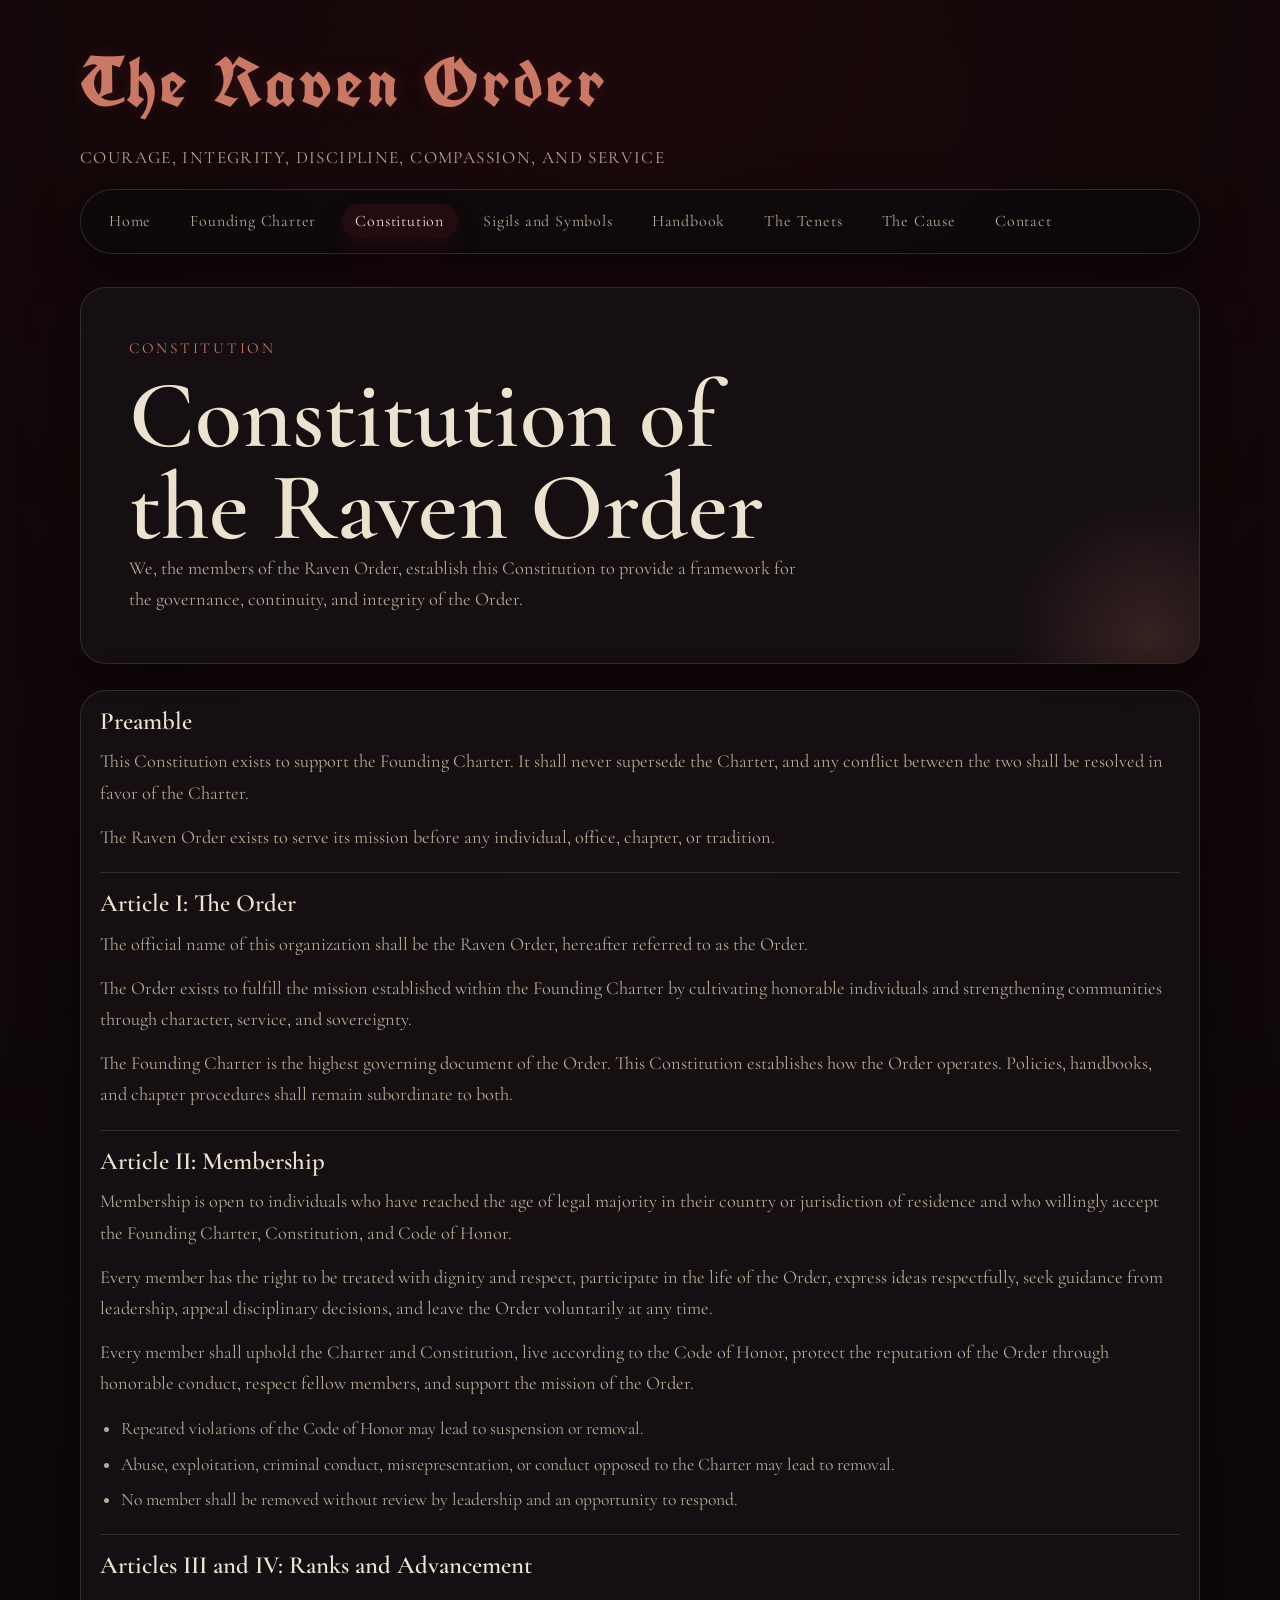
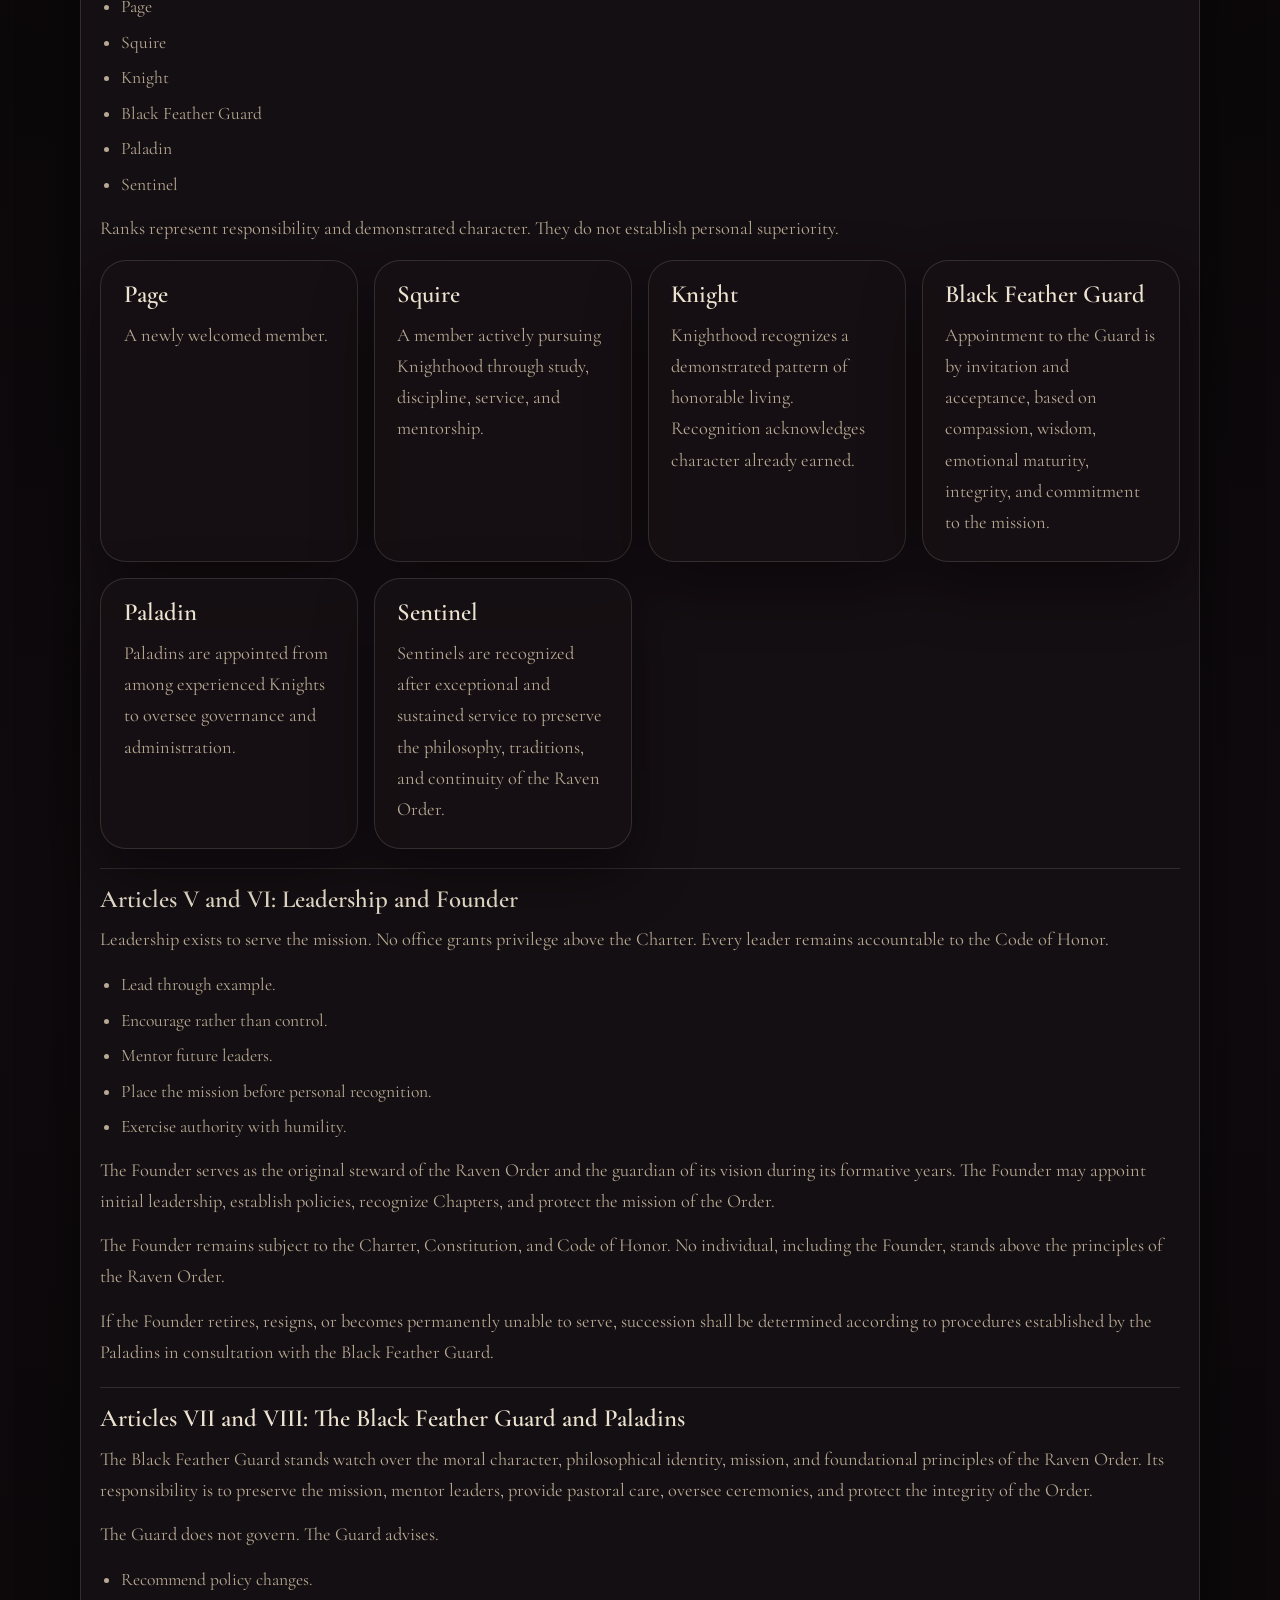
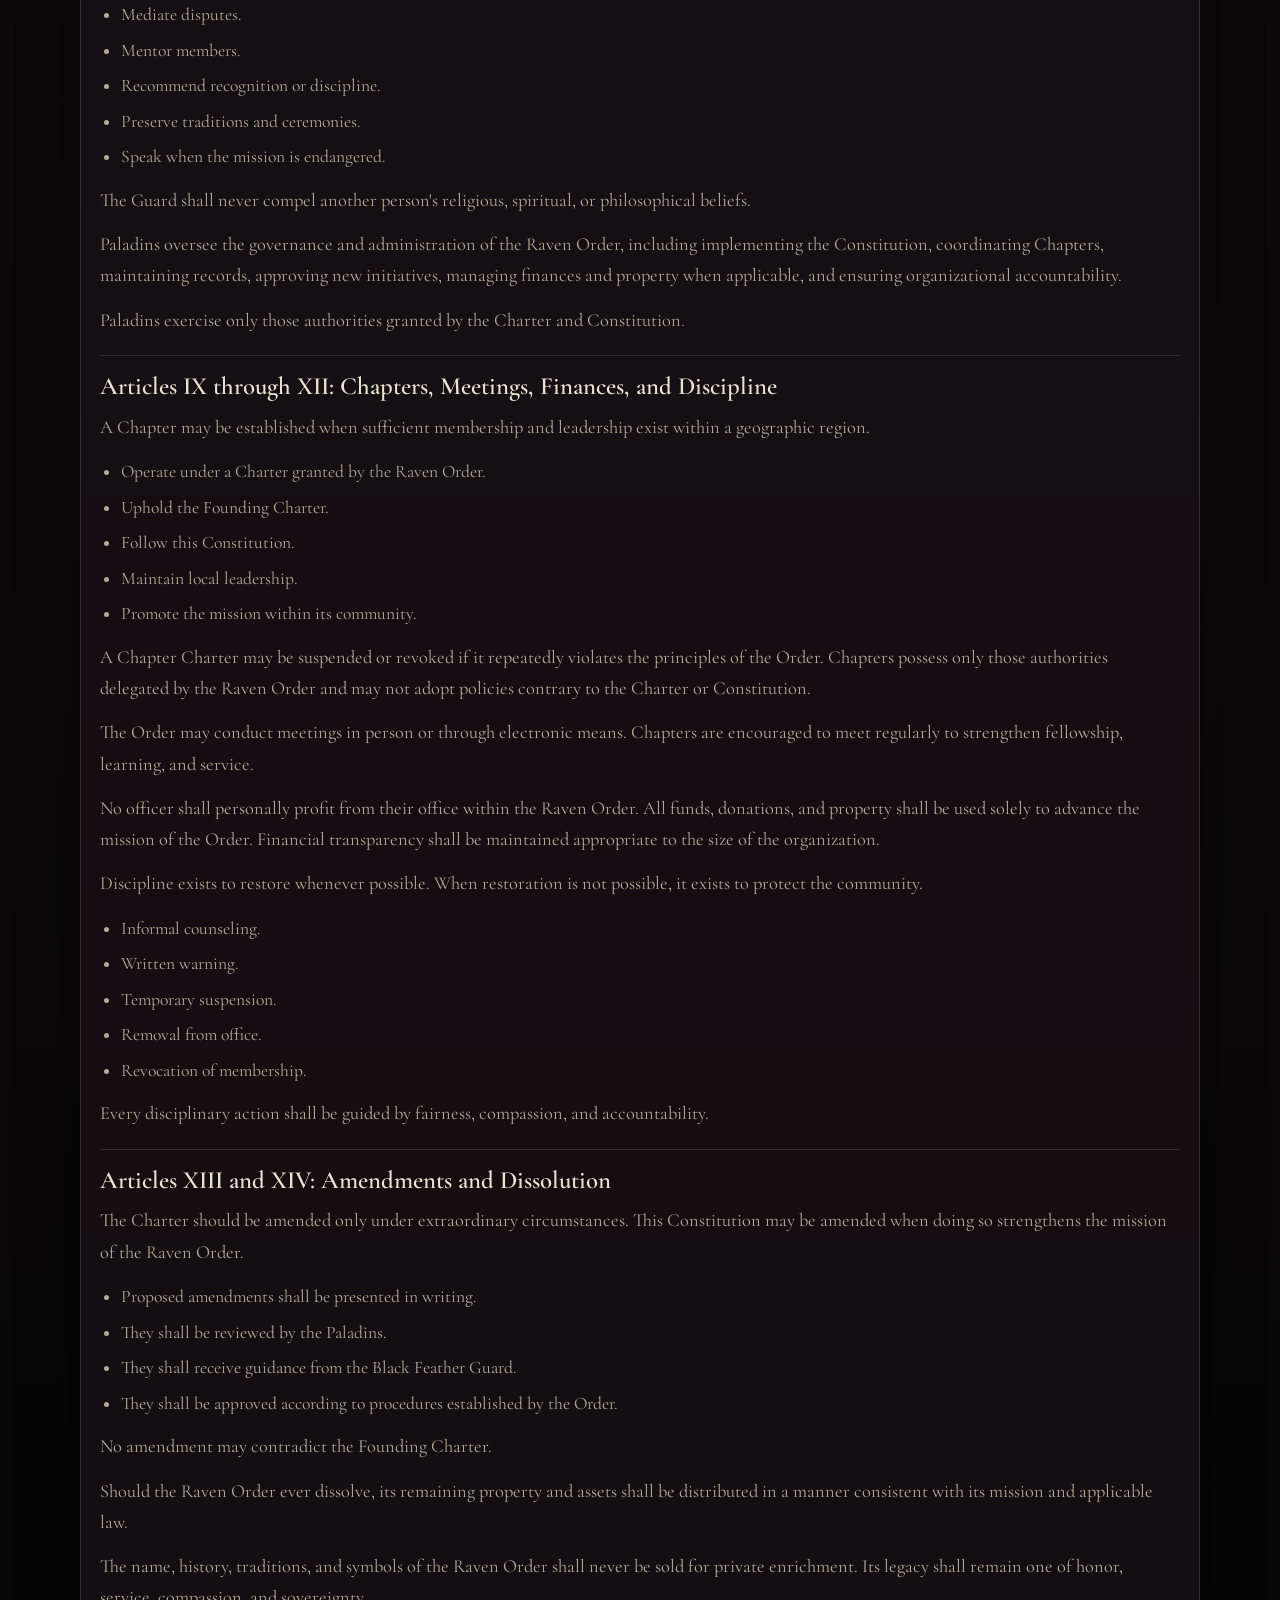
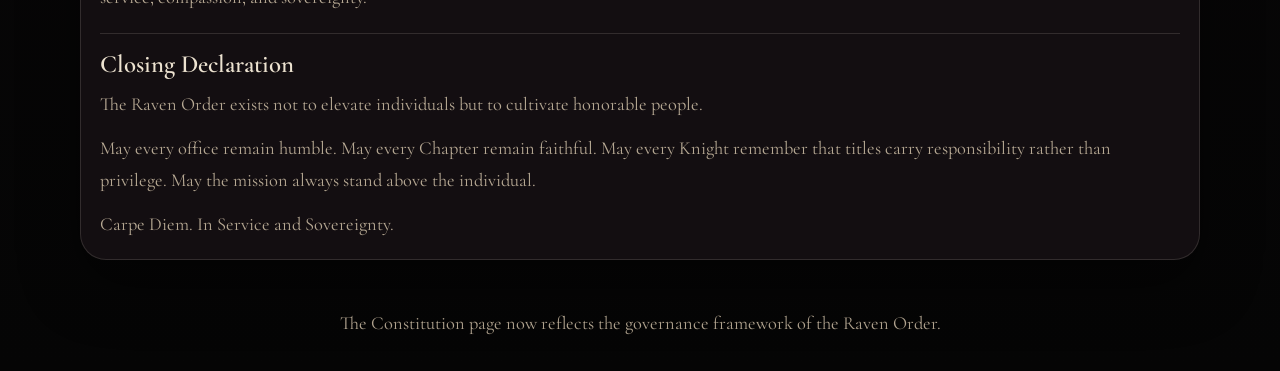
<file: lore.html>
<!DOCTYPE html>
<html lang="en">
<head>
    <meta charset="UTF-8">
    <meta name="viewport" content="width=device-width, initial-scale=1.0">
    <title>The Raven Order | Constitution</title>
    <link rel="preconnect" href="https://fonts.googleapis.com">
    <link rel="preconnect" href="https://fonts.gstatic.com" crossorigin>
    <link href="https://fonts.googleapis.com/css2?family=Cormorant+Garamond:wght@400;500;600;700&family=UnifrakturCook:wght@700&display=swap" rel="stylesheet">
    <link rel="stylesheet" href="styles.css">
</head>
<body class="page-lore">
    <div class="page-shell">
        <header class="site-header">
            <p class="crest">The Raven Order</p>
            <p class="tagline">Courage, Integrity, Discipline, Compassion, and Service</p>
            <nav class="main-nav" aria-label="Primary">
                <a href="index.html">Home</a>
                <a href="halls.html">Founding Charter</a>
                <a class="active" href="lore.html">Constitution</a>
                <a href="gallery.html">Sigils and Symbols</a>
                <a href="chronicles.html">Handbook</a>
                <a href="rituals.html">The Tenets</a>
                <a href="cause.html">The Cause</a>
                <a href="contact.html">Contact</a>
            </nav>
        </header>

        <main>
            <section class="hero">
                <p class="eyebrow">Constitution</p>
                <div class="hero-copy">
                    <h1>Constitution of the Raven Order</h1>
                    <p>We, the members of the Raven Order, establish this Constitution to provide a framework for the governance, continuity, and integrity of the Order.</p>
                </div>
            </section>

            <section class="timeline">
                <div class="timeline-item">
                    <h3>Preamble</h3>
                    <p>This Constitution exists to support the Founding Charter. It shall never supersede the Charter, and any conflict between the two shall be resolved in favor of the Charter.</p>
                    <p>The Raven Order exists to serve its mission before any individual, office, chapter, or tradition.</p>
                </div>
                <div class="timeline-item">
                    <h3>Article I: The Order</h3>
                    <p>The official name of this organization shall be the Raven Order, hereafter referred to as the Order.</p>
                    <p>The Order exists to fulfill the mission established within the Founding Charter by cultivating honorable individuals and strengthening communities through character, service, and sovereignty.</p>
                    <p>The Founding Charter is the highest governing document of the Order. This Constitution establishes how the Order operates. Policies, handbooks, and chapter procedures shall remain subordinate to both.</p>
                </div>
                <div class="timeline-item">
                    <h3>Article II: Membership</h3>
                    <p>Membership is open to individuals who have reached the age of legal majority in their country or jurisdiction of residence and who willingly accept the Founding Charter, Constitution, and Code of Honor.</p>
                    <p>Every member has the right to be treated with dignity and respect, participate in the life of the Order, express ideas respectfully, seek guidance from leadership, appeal disciplinary decisions, and leave the Order voluntarily at any time.</p>
                    <p>Every member shall uphold the Charter and Constitution, live according to the Code of Honor, protect the reputation of the Order through honorable conduct, respect fellow members, and support the mission of the Order.</p>
                    <ul>
                        <li>Repeated violations of the Code of Honor may lead to suspension or removal.</li>
                        <li>Abuse, exploitation, criminal conduct, misrepresentation, or conduct opposed to the Charter may lead to removal.</li>
                        <li>No member shall be removed without review by leadership and an opportunity to respond.</li>
                    </ul>
                </div>
                <div class="timeline-item">
                    <h3>Articles III and IV: Ranks and Advancement</h3>
                    <ul>
                        <li>Page</li>
                        <li>Squire</li>
                        <li>Knight</li>
                        <li>Black Feather Guard</li>
                        <li>Paladin</li>
                        <li>Sentinel</li>
                    </ul>
                    <p>Ranks represent responsibility and demonstrated character. They do not establish personal superiority.</p>
                    <div class="rank-grid">
                        <article class="content-card handbook-stack">
                            <h3>Page</h3>
                            <p>A newly welcomed member.</p>
                        </article>
                        <article class="content-card handbook-stack">
                            <h3>Squire</h3>
                            <p>A member actively pursuing Knighthood through study, discipline, service, and mentorship.</p>
                        </article>
                        <article class="content-card handbook-stack">
                            <h3>Knight</h3>
                            <p>Knighthood recognizes a demonstrated pattern of honorable living. Recognition acknowledges character already earned.</p>
                        </article>
                        <article class="content-card handbook-stack">
                            <h3>Black Feather Guard</h3>
                            <p>Appointment to the Guard is by invitation and acceptance, based on compassion, wisdom, emotional maturity, integrity, and commitment to the mission.</p>
                        </article>
                        <article class="content-card handbook-stack">
                            <h3>Paladin</h3>
                            <p>Paladins are appointed from among experienced Knights to oversee governance and administration.</p>
                        </article>
                        <article class="content-card handbook-stack">
                            <h3>Sentinel</h3>
                            <p>Sentinels are recognized after exceptional and sustained service to preserve the philosophy, traditions, and continuity of the Raven Order.</p>
                        </article>
                    </div>
                </div>
                <div class="timeline-item">
                    <h3>Articles V and VI: Leadership and Founder</h3>
                    <p>Leadership exists to serve the mission. No office grants privilege above the Charter. Every leader remains accountable to the Code of Honor.</p>
                    <ul>
                        <li>Lead through example.</li>
                        <li>Encourage rather than control.</li>
                        <li>Mentor future leaders.</li>
                        <li>Place the mission before personal recognition.</li>
                        <li>Exercise authority with humility.</li>
                    </ul>
                    <p>The Founder serves as the original steward of the Raven Order and the guardian of its vision during its formative years. The Founder may appoint initial leadership, establish policies, recognize Chapters, and protect the mission of the Order.</p>
                    <p>The Founder remains subject to the Charter, Constitution, and Code of Honor. No individual, including the Founder, stands above the principles of the Raven Order.</p>
                    <p>If the Founder retires, resigns, or becomes permanently unable to serve, succession shall be determined according to procedures established by the Paladins in consultation with the Black Feather Guard.</p>
                </div>
                <div class="timeline-item">
                    <h3>Articles VII and VIII: The Black Feather Guard and Paladins</h3>
                    <p>The Black Feather Guard stands watch over the moral character, philosophical identity, mission, and foundational principles of the Raven Order. Its responsibility is to preserve the mission, mentor leaders, provide pastoral care, oversee ceremonies, and protect the integrity of the Order.</p>
                    <p>The Guard does not govern. The Guard advises.</p>
                    <ul>
                        <li>Recommend policy changes.</li>
                        <li>Mediate disputes.</li>
                        <li>Mentor members.</li>
                        <li>Recommend recognition or discipline.</li>
                        <li>Preserve traditions and ceremonies.</li>
                        <li>Speak when the mission is endangered.</li>
                    </ul>
                    <p>The Guard shall never compel another person's religious, spiritual, or philosophical beliefs.</p>
                    <p>Paladins oversee the governance and administration of the Raven Order, including implementing the Constitution, coordinating Chapters, maintaining records, approving new initiatives, managing finances and property when applicable, and ensuring organizational accountability.</p>
                    <p>Paladins exercise only those authorities granted by the Charter and Constitution.</p>
                </div>
                <div class="timeline-item">
                    <h3>Articles IX through XII: Chapters, Meetings, Finances, and Discipline</h3>
                    <p>A Chapter may be established when sufficient membership and leadership exist within a geographic region.</p>
                    <ul>
                        <li>Operate under a Charter granted by the Raven Order.</li>
                        <li>Uphold the Founding Charter.</li>
                        <li>Follow this Constitution.</li>
                        <li>Maintain local leadership.</li>
                        <li>Promote the mission within its community.</li>
                    </ul>
                    <p>A Chapter Charter may be suspended or revoked if it repeatedly violates the principles of the Order. Chapters possess only those authorities delegated by the Raven Order and may not adopt policies contrary to the Charter or Constitution.</p>
                    <p>The Order may conduct meetings in person or through electronic means. Chapters are encouraged to meet regularly to strengthen fellowship, learning, and service.</p>
                    <p>No officer shall personally profit from their office within the Raven Order. All funds, donations, and property shall be used solely to advance the mission of the Order. Financial transparency shall be maintained appropriate to the size of the organization.</p>
                    <p>Discipline exists to restore whenever possible. When restoration is not possible, it exists to protect the community.</p>
                    <ul>
                        <li>Informal counseling.</li>
                        <li>Written warning.</li>
                        <li>Temporary suspension.</li>
                        <li>Removal from office.</li>
                        <li>Revocation of membership.</li>
                    </ul>
                    <p>Every disciplinary action shall be guided by fairness, compassion, and accountability.</p>
                </div>
                <div class="timeline-item">
                    <h3>Articles XIII and XIV: Amendments and Dissolution</h3>
                    <p>The Charter should be amended only under extraordinary circumstances. This Constitution may be amended when doing so strengthens the mission of the Raven Order.</p>
                    <ul>
                        <li>Proposed amendments shall be presented in writing.</li>
                        <li>They shall be reviewed by the Paladins.</li>
                        <li>They shall receive guidance from the Black Feather Guard.</li>
                        <li>They shall be approved according to procedures established by the Order.</li>
                    </ul>
                    <p>No amendment may contradict the Founding Charter.</p>
                    <p>Should the Raven Order ever dissolve, its remaining property and assets shall be distributed in a manner consistent with its mission and applicable law.</p>
                    <p>The name, history, traditions, and symbols of the Raven Order shall never be sold for private enrichment. Its legacy shall remain one of honor, service, compassion, and sovereignty.</p>
                </div>
                <div class="timeline-item">
                    <h3>Closing Declaration</h3>
                    <p>The Raven Order exists not to elevate individuals but to cultivate honorable people.</p>
                    <p>May every office remain humble. May every Chapter remain faithful. May every Knight remember that titles carry responsibility rather than privilege. May the mission always stand above the individual.</p>
                    <p>Carpe Diem. In Service and Sovereignty.</p>
                </div>
            </section>
        </main>

        <footer class="site-footer">
            <p>The Constitution page now reflects the governance framework of the Raven Order.</p>
        </footer>
    </div>
</body>
</html>
</file>
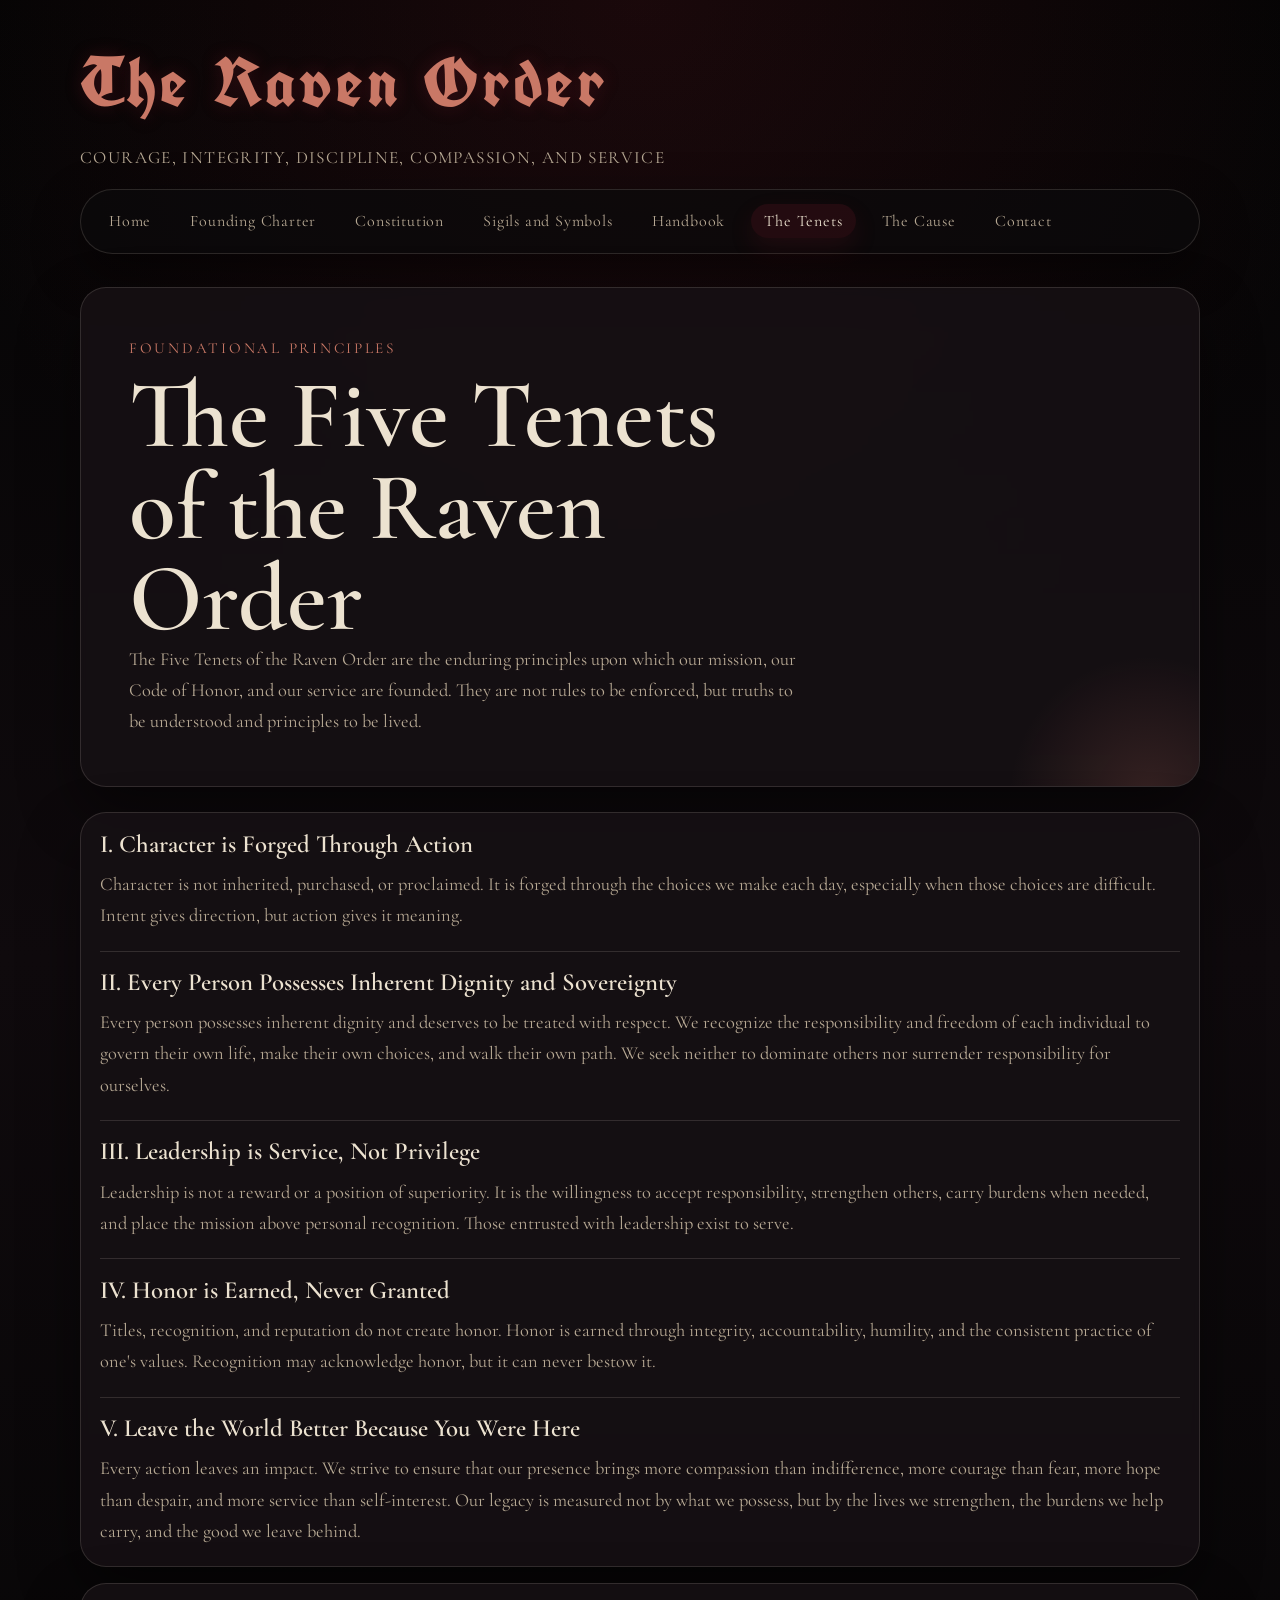
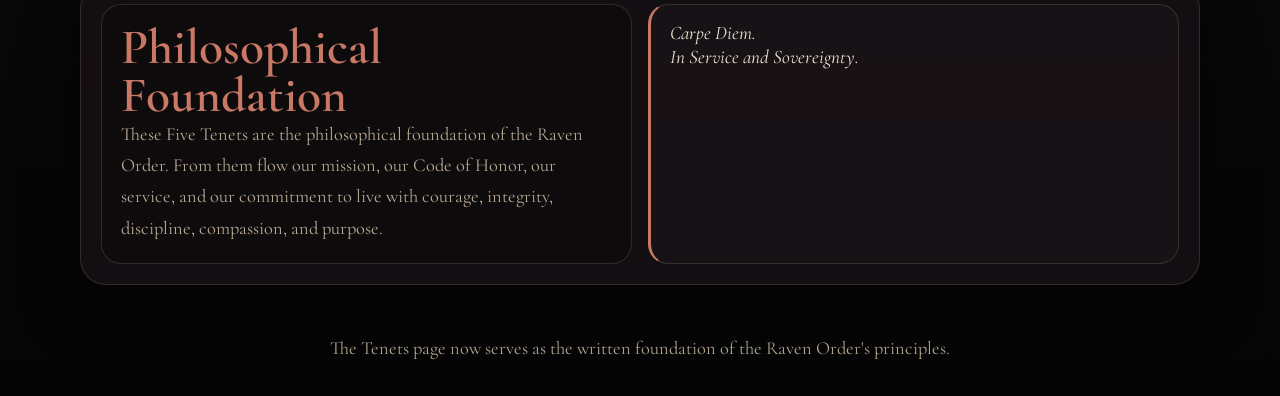
<file: rituals.html>
<!DOCTYPE html>
<html lang="en">
<head>
    <meta charset="UTF-8">
    <meta name="viewport" content="width=device-width, initial-scale=1.0">
    <title>The Raven Order | The Tenets</title>
    <link rel="preconnect" href="https://fonts.googleapis.com">
    <link rel="preconnect" href="https://fonts.gstatic.com" crossorigin>
    <link href="https://fonts.googleapis.com/css2?family=Cormorant+Garamond:wght@400;500;600;700&family=UnifrakturCook:wght@700&display=swap" rel="stylesheet">
    <link rel="stylesheet" href="styles.css">
</head>
<body class="page-rituals">
    <div class="page-shell">
        <header class="site-header">
            <p class="crest">The Raven Order</p>
            <p class="tagline">Courage, Integrity, Discipline, Compassion, and Service</p>
            <nav class="main-nav" aria-label="Primary">
                <a href="index.html">Home</a>
                <a href="halls.html">Founding Charter</a>
                <a href="lore.html">Constitution</a>
                <a href="gallery.html">Sigils and Symbols</a>
                <a href="chronicles.html">Handbook</a>
                <a class="active" href="rituals.html">The Tenets</a>
                <a href="cause.html">The Cause</a>
                <a href="contact.html">Contact</a>
            </nav>
        </header>

        <main>
            <section class="hero">
                <p class="eyebrow">Foundational Principles</p>
                <div class="hero-copy">
                    <h1>The Five Tenets of the Raven Order</h1>
                    <p>The Five Tenets of the Raven Order are the enduring principles upon which our mission, our Code of Honor, and our service are founded. They are not rules to be enforced, but truths to be understood and principles to be lived.</p>
                </div>
            </section>

            <section class="timeline">
                <div class="timeline-item">
                    <h3>I. Character is Forged Through Action</h3>
                    <p>Character is not inherited, purchased, or proclaimed. It is forged through the choices we make each day, especially when those choices are difficult. Intent gives direction, but action gives it meaning.</p>
                </div>
                <div class="timeline-item">
                    <h3>II. Every Person Possesses Inherent Dignity and Sovereignty</h3>
                    <p>Every person possesses inherent dignity and deserves to be treated with respect. We recognize the responsibility and freedom of each individual to govern their own life, make their own choices, and walk their own path. We seek neither to dominate others nor surrender responsibility for ourselves.</p>
                </div>
                <div class="timeline-item">
                    <h3>III. Leadership is Service, Not Privilege</h3>
                    <p>Leadership is not a reward or a position of superiority. It is the willingness to accept responsibility, strengthen others, carry burdens when needed, and place the mission above personal recognition. Those entrusted with leadership exist to serve.</p>
                </div>
                <div class="timeline-item">
                    <h3>IV. Honor is Earned, Never Granted</h3>
                    <p>Titles, recognition, and reputation do not create honor. Honor is earned through integrity, accountability, humility, and the consistent practice of one's values. Recognition may acknowledge honor, but it can never bestow it.</p>
                </div>
                <div class="timeline-item">
                    <h3>V. Leave the World Better Because You Were Here</h3>
                    <p>Every action leaves an impact. We strive to ensure that our presence brings more compassion than indifference, more courage than fear, more hope than despair, and more service than self-interest. Our legacy is measured not by what we possess, but by the lives we strengthen, the burdens we help carry, and the good we leave behind.</p>
                </div>
            </section>

            <section class="two-column">
                <div class="panel">
                    <h2>Philosophical Foundation</h2>
                    <p>These Five Tenets are the philosophical foundation of the Raven Order. From them flow our mission, our Code of Honor, our service, and our commitment to live with courage, integrity, discipline, compassion, and purpose.</p>
                </div>
                <div class="panel quote">
                    Carpe Diem.<br>
                    In Service and Sovereignty.
                </div>
            </section>
        </main>

        <footer class="site-footer">
            <p>The Tenets page now serves as the written foundation of the Raven Order's principles.</p>
        </footer>
    </div>
</body>
</html>
</file>
<file: styles.css>
:root {
    --bg: #090909;
    --bg-elevated: #141114;
    --panel: rgba(22, 16, 20, 0.88);
    --ink: #ece2d0;
    --muted: #b7a994;
    --accent: #8d1f2d;
    --accent-soft: #c97866;
    --line: rgba(236, 226, 208, 0.14);
    --shadow: rgba(0, 0, 0, 0.45);
}

* {
    box-sizing: border-box;
}

html {
    scroll-behavior: smooth;
}

body {
    margin: 0;
    min-height: 100vh;
    --header-duration: 700ms;
    --header-delay: 0ms;
    --hero-duration: 880ms;
    --hero-delay: 180ms;
    --section-duration: 780ms;
    --section-delay: 260ms;
    --card-step: 100ms;
    --nav-step: 60ms;
    --glow-duration: 9s;
    --glow-scale: 1.06;
    --hover-lift: -6px;
    color: var(--ink);
    font-family: "Cormorant Garamond", Georgia, serif;
    background:
        radial-gradient(circle at top, rgba(141, 31, 45, 0.16), transparent 34%),
        linear-gradient(180deg, #040404 0%, #0f0a0d 48%, #050505 100%);
}

body.page-home {
    --hero-duration: 980ms;
    --hero-delay: 160ms;
    --section-delay: 300ms;
    --glow-duration: 11s;
    --hover-lift: -7px;
}

body.page-halls {
    --header-duration: 620ms;
    --hero-duration: 820ms;
    --hero-delay: 120ms;
    --section-duration: 700ms;
    --section-delay: 180ms;
    --card-step: 70ms;
    --nav-step: 45ms;
    --glow-duration: 8s;
}

body.page-lore {
    --header-duration: 820ms;
    --header-delay: 60ms;
    --hero-duration: 1020ms;
    --hero-delay: 240ms;
    --section-duration: 860ms;
    --section-delay: 320ms;
    --glow-duration: 12s;
}

body.page-gallery {
    --header-duration: 640ms;
    --hero-duration: 760ms;
    --hero-delay: 100ms;
    --section-duration: 640ms;
    --section-delay: 180ms;
    --card-step: 80ms;
    --nav-step: 40ms;
    --glow-duration: 7s;
    --glow-scale: 1.1;
    --hover-lift: -8px;
}

body.page-chronicles {
    --header-duration: 760ms;
    --header-delay: 40ms;
    --hero-duration: 940ms;
    --hero-delay: 220ms;
    --section-duration: 820ms;
    --section-delay: 280ms;
    --glow-duration: 10s;
}

body.page-rituals {
    --header-duration: 720ms;
    --hero-duration: 900ms;
    --hero-delay: 150ms;
    --section-duration: 760ms;
    --section-delay: 240ms;
    --glow-duration: 8.5s;
    --glow-scale: 1.08;
}

body.page-contact {
    --header-duration: 680ms;
    --hero-duration: 780ms;
    --hero-delay: 120ms;
    --section-duration: 700ms;
    --section-delay: 200ms;
    --card-step: 85ms;
    --nav-step: 50ms;
    --glow-duration: 8s;
    --hover-lift: -5px;
}

body.page-cause {
    --header-duration: 740ms;
    --header-delay: 30ms;
    --hero-duration: 920ms;
    --hero-delay: 170ms;
    --section-duration: 800ms;
    --section-delay: 250ms;
    --card-step: 90ms;
    --nav-step: 48ms;
    --glow-duration: 9.5s;
    --glow-scale: 1.07;
    --hover-lift: -6px;
}

@keyframes rise-in {
    from {
        opacity: 0;
        transform: translateY(26px);
    }

    to {
        opacity: 1;
        transform: translateY(0);
    }
}

@keyframes drift-glow {
    0%,
    100% {
        transform: scale(1) translate3d(0, 0, 0);
        opacity: 0.55;
    }

    50% {
        transform: scale(var(--glow-scale)) translate3d(-8px, -10px, 0);
        opacity: 0.85;
    }
}

@keyframes nav-fade {
    from {
        opacity: 0;
        transform: translateY(14px);
    }

    to {
        opacity: 1;
        transform: translateY(0);
    }
}

a {
    color: inherit;
}

.page-shell {
    width: min(1120px, calc(100% - 2rem));
    margin: 0 auto;
}

.site-header {
    padding: 1.5rem 0 0.5rem;
    animation: rise-in var(--header-duration) ease-out var(--header-delay) both;
}

.crest {
    display: inline-block;
    margin: 0;
    color: var(--accent-soft);
    font-family: "UnifrakturCook", serif;
    font-size: clamp(2.3rem, 6vw, 4.3rem);
    font-weight: 700;
    letter-spacing: 0.06em;
    text-shadow: 0 0 18px rgba(141, 31, 45, 0.28);
}

.tagline {
    margin: 0.15rem 0 1rem;
    color: var(--muted);
    font-size: 1.08rem;
    letter-spacing: 0.08em;
    text-transform: uppercase;
}

.main-nav {
    display: flex;
    flex-wrap: wrap;
    gap: 0.75rem;
    padding: 0.9rem;
    border: 1px solid var(--line);
    border-radius: 999px;
    background: rgba(12, 10, 12, 0.74);
    box-shadow: 0 18px 50px var(--shadow);
    backdrop-filter: blur(8px);
}

.main-nav a {
    padding: 0.45rem 0.85rem;
    border-radius: 999px;
    color: var(--muted);
    font-size: 1rem;
    letter-spacing: 0.05em;
    text-decoration: none;
    animation: nav-fade 500ms ease-out both;
    transition: background-color 180ms ease, color 180ms ease, transform 180ms ease, box-shadow 180ms ease;
}

.main-nav a:nth-child(1) {
    animation-delay: calc(120ms + var(--header-delay));
}

.main-nav a:nth-child(2) {
    animation-delay: calc(120ms + var(--header-delay) + var(--nav-step));
}

.main-nav a:nth-child(3) {
    animation-delay: calc(120ms + var(--header-delay) + (var(--nav-step) * 2));
}

.main-nav a:nth-child(4) {
    animation-delay: calc(120ms + var(--header-delay) + (var(--nav-step) * 3));
}

.main-nav a:nth-child(5) {
    animation-delay: calc(120ms + var(--header-delay) + (var(--nav-step) * 4));
}

.main-nav a:nth-child(6) {
    animation-delay: calc(120ms + var(--header-delay) + (var(--nav-step) * 5));
}

.main-nav a:nth-child(7) {
    animation-delay: calc(120ms + var(--header-delay) + (var(--nav-step) * 6));
}

.main-nav a:nth-child(8) {
    animation-delay: calc(120ms + var(--header-delay) + (var(--nav-step) * 7));
}

.main-nav a:hover,
.main-nav a.active {
    background: rgba(141, 31, 45, 0.18);
    color: var(--ink);
    transform: translateY(-1px);
    box-shadow: 0 10px 24px rgba(141, 31, 45, 0.14);
}

.hero,
.content-card,
.two-column,
.timeline,
.contact-grid {
    border: 1px solid var(--line);
    border-radius: 26px;
    background: var(--panel);
    box-shadow: 0 25px 60px var(--shadow);
    backdrop-filter: blur(4px);
}

.hero {
    margin: 1.6rem 0;
    padding: clamp(1.5rem, 4vw, 3rem);
    overflow: hidden;
    position: relative;
    animation: rise-in var(--hero-duration) ease-out var(--hero-delay) both;
}

.hero::after {
    content: "";
    position: absolute;
    inset: auto -8% -30% auto;
    width: 280px;
    height: 280px;
    border-radius: 50%;
    background: radial-gradient(circle, rgba(201, 120, 102, 0.18), transparent 70%);
    pointer-events: none;
    animation: drift-glow var(--glow-duration) ease-in-out infinite;
}

.eyebrow {
    margin: 0 0 0.5rem;
    color: var(--accent-soft);
    font-size: 0.95rem;
    letter-spacing: 0.18em;
    text-transform: uppercase;
}

h1,
h2,
h3 {
    margin: 0;
    font-weight: 600;
    line-height: 0.95;
}

h1 {
    font-size: clamp(2.8rem, 8vw, 6rem);
}

h2 {
    font-size: clamp(2rem, 4vw, 3.1rem);
    color: var(--accent-soft);
}

h3 {
    font-size: 1.55rem;
    color: var(--ink);
}

p {
    margin: 0;
    color: var(--muted);
    font-size: 1.15rem;
    line-height: 1.7;
}

.hero-copy {
    max-width: 42rem;
}

.hero-actions {
    display: flex;
    flex-wrap: wrap;
    gap: 0.8rem;
    margin-top: 1.5rem;
}

.button {
    display: inline-flex;
    align-items: center;
    justify-content: center;
    padding: 0.85rem 1.15rem;
    border: 1px solid rgba(201, 120, 102, 0.25);
    border-radius: 999px;
    color: var(--ink);
    text-decoration: none;
    letter-spacing: 0.06em;
    text-transform: uppercase;
    background: rgba(141, 31, 45, 0.22);
    transition: transform 180ms ease, box-shadow 180ms ease, border-color 180ms ease, background-color 180ms ease;
}

.button.secondary {
    background: transparent;
}

.button:hover {
    transform: translateY(-2px);
    box-shadow: 0 14px 28px rgba(141, 31, 45, 0.2);
    border-color: rgba(201, 120, 102, 0.42);
}

main {
    padding-bottom: 2rem;
}

.grid {
    display: grid;
    gap: 1rem;
    grid-template-columns: repeat(auto-fit, minmax(220px, 1fr));
}

.content-card {
    padding: 1.4rem;
    transition: transform 220ms ease, border-color 220ms ease, box-shadow 220ms ease;
}

.content-card p,
.timeline p {
    margin-top: 0.8rem;
}

.content-card ul,
.panel ul,
.panel ol,
.timeline ul,
.timeline ol {
    margin: 0.9rem 0 0;
    padding-left: 1.3rem;
    color: var(--muted);
    font-size: 1.1rem;
    line-height: 1.7;
}

.content-card li + li,
.panel li + li,
.timeline li + li {
    margin-top: 0.35rem;
}

.handbook-stack > * + * {
    margin-top: 1rem;
}

.rank-grid {
    display: grid;
    gap: 1rem;
    grid-template-columns: repeat(auto-fit, minmax(210px, 1fr));
    margin-top: 1rem;
}

.rank-grid .content-card {
    animation: rise-in var(--section-duration) ease-out both;
}

.rank-grid .content-card:nth-child(1) {
    animation-delay: var(--section-delay);
}

.rank-grid .content-card:nth-child(2) {
    animation-delay: calc(var(--section-delay) + var(--card-step));
}

.rank-grid .content-card:nth-child(3) {
    animation-delay: calc(var(--section-delay) + (var(--card-step) * 2));
}

.rank-grid .content-card:nth-child(4) {
    animation-delay: calc(var(--section-delay) + (var(--card-step) * 3));
}

.rank-grid .content-card:nth-child(5) {
    animation-delay: calc(var(--section-delay) + (var(--card-step) * 4));
}

.rank-grid .content-card:nth-child(6) {
    animation-delay: calc(var(--section-delay) + (var(--card-step) * 5));
}

.grid .content-card {
    animation: rise-in var(--section-duration) ease-out both;
}

.grid .content-card:nth-child(1) {
    animation-delay: var(--section-delay);
}

.grid .content-card:nth-child(2) {
    animation-delay: calc(var(--section-delay) + var(--card-step));
}

.grid .content-card:nth-child(3) {
    animation-delay: calc(var(--section-delay) + (var(--card-step) * 2));
}

.content-card:hover {
    transform: translateY(var(--hover-lift));
    border-color: rgba(201, 120, 102, 0.3);
    box-shadow: 0 30px 60px rgba(0, 0, 0, 0.5);
}

.two-column,
.contact-grid {
    display: grid;
    gap: 1rem;
    grid-template-columns: repeat(auto-fit, minmax(260px, 1fr));
    padding: 1.25rem;
    margin-top: 1rem;
}

.panel {
    padding: 1.2rem;
    border: 1px solid var(--line);
    border-radius: 20px;
    background: rgba(8, 8, 8, 0.42);
    transition: transform 220ms ease, border-color 220ms ease, box-shadow 220ms ease;
}

.panel:hover {
    transform: translateY(calc(var(--hover-lift) + 2px));
    border-color: rgba(201, 120, 102, 0.26);
    box-shadow: 0 20px 44px rgba(0, 0, 0, 0.38);
}

.timeline {
    margin-top: 1rem;
    padding: 1.2rem;
    animation: rise-in var(--section-duration) ease-out var(--section-delay) both;
}

.timeline-item + .timeline-item {
    margin-top: 1.2rem;
    padding-top: 1.2rem;
    border-top: 1px solid var(--line);
}

.quote {
    padding: 1rem 1.2rem;
    border-left: 3px solid var(--accent-soft);
    background: rgba(255, 255, 255, 0.02);
    color: var(--ink);
    font-size: 1.2rem;
    font-style: italic;
}

.gallery-grid {
    display: grid;
    gap: 1rem;
    grid-template-columns: repeat(auto-fit, minmax(180px, 1fr));
    margin-top: 1rem;
}

.symbol-grid {
    display: grid;
    gap: 1rem;
    grid-template-columns: repeat(auto-fit, minmax(300px, 1fr));
    margin-top: 1rem;
}

.symbol-card {
    padding: 1.2rem;
}

.symbol-mark {
    min-height: 260px;
    display: grid;
    place-items: center;
    margin-bottom: 1rem;
    border: 1px solid var(--line);
    border-radius: 24px;
    background:
        radial-gradient(circle at top, rgba(201, 120, 102, 0.12), transparent 45%),
        linear-gradient(180deg, rgba(255, 255, 255, 0.03), rgba(0, 0, 0, 0.28));
    box-shadow: inset 0 1px 0 rgba(255, 255, 255, 0.04);
    overflow: hidden;
    position: relative;
}

.symbol-mark::before {
    content: "";
    position: absolute;
    inset: 16px;
    border: 1px solid rgba(236, 226, 208, 0.08);
    border-radius: 18px;
}

.symbol-mark span {
    position: relative;
    z-index: 1;
    color: var(--ink);
    text-align: center;
    text-transform: uppercase;
    letter-spacing: 0.16em;
}

.symbol-mark .mark-title {
    display: block;
    font-size: 0.9rem;
    color: var(--muted);
}

.symbol-mark .mark-glyph {
    display: block;
    margin-top: 0.7rem;
    font-size: clamp(2.4rem, 7vw, 4.8rem);
    line-height: 1;
    color: var(--accent-soft);
    text-shadow: 0 0 22px rgba(141, 31, 45, 0.22);
}

.symbol-mark .mark-image {
    display: block;
    width: min(320px, 72vw);
    max-width: 100%;
    margin: 0.7rem auto 0;
    height: auto;
}

.symbol-mark.sovereignty .mark-glyph,
.symbol-mark.resolve .mark-glyph {
    color: #8fa6ff;
}

.symbol-mark.guard .mark-glyph,
.symbol-mark.knight-emblem .mark-glyph {
    color: #f0ece2;
}

.symbol-mark.knight-sigil .mark-glyph {
    font-family: "UnifrakturCook", serif;
}

.symbol-card p + p,
.symbol-card p + h3,
.symbol-card h3 + p,
.symbol-card p + h4,
.symbol-card h4 + p {
    margin-top: 0.8rem;
}

.symbol-card h4 {
    margin: 1rem 0 0;
    color: var(--accent-soft);
    font-size: 1.2rem;
    letter-spacing: 0.04em;
}

.gallery-tile {
    min-height: 220px;
    padding: 1rem;
    display: flex;
    align-items: end;
    border: 1px solid var(--line);
    border-radius: 22px;
    background-size: cover;
    background-position: center;
    box-shadow: inset 0 -80px 90px rgba(0, 0, 0, 0.62);
    transition: transform 240ms ease, box-shadow 240ms ease, border-color 240ms ease;
}

.gallery-tile:hover {
    transform: translateY(var(--hover-lift)) scale(1.01);
    border-color: rgba(201, 120, 102, 0.3);
    box-shadow: inset 0 -80px 90px rgba(0, 0, 0, 0.62), 0 24px 48px rgba(0, 0, 0, 0.4);
}

.gallery-tile.one {
    background-image: linear-gradient(180deg, transparent, rgba(0, 0, 0, 0.8)), radial-gradient(circle at top, rgba(141, 31, 45, 0.24), transparent 55%), url("https://images.unsplash.com/photo-1500530855697-b586d89ba3ee?auto=format&fit=crop&w=900&q=80");
}

.gallery-tile.two {
    background-image: linear-gradient(180deg, transparent, rgba(0, 0, 0, 0.8)), radial-gradient(circle at top, rgba(201, 120, 102, 0.22), transparent 55%), url("https://images.unsplash.com/photo-1519608487953-e999c86e7455?auto=format&fit=crop&w=900&q=80");
}

.gallery-tile.three {
    background-image: linear-gradient(180deg, transparent, rgba(0, 0, 0, 0.8)), radial-gradient(circle at top, rgba(141, 31, 45, 0.18), transparent 55%), url("https://images.unsplash.com/photo-1506744038136-46273834b3fb?auto=format&fit=crop&w=900&q=80");
}

.gallery-tile.four {
    background-image: linear-gradient(180deg, transparent, rgba(0, 0, 0, 0.8)), radial-gradient(circle at top, rgba(201, 120, 102, 0.18), transparent 55%), url("https://images.unsplash.com/photo-1470770841072-f978cf4d019e?auto=format&fit=crop&w=900&q=80");
}

.site-footer {
    padding: 1rem 0 2rem;
    color: var(--muted);
    text-align: center;
}

.site-footer p + p {
    margin-top: 0.35rem;
}

.two-column,
.contact-grid,
.gallery-grid,
.rank-grid {
    animation: rise-in var(--section-duration) ease-out var(--section-delay) both;
}

@media (prefers-reduced-motion: reduce) {
    *,
    *::before,
    *::after {
        animation: none !important;
        transition-duration: 0ms !important;
        scroll-behavior: auto !important;
    }
}

@media (max-width: 640px) {
    .page-shell {
        width: min(100% - 1rem, 1120px);
    }

    .main-nav {
        border-radius: 28px;
    }

    .main-nav a {
        width: 100%;
        text-align: center;
    }
}
</file>
